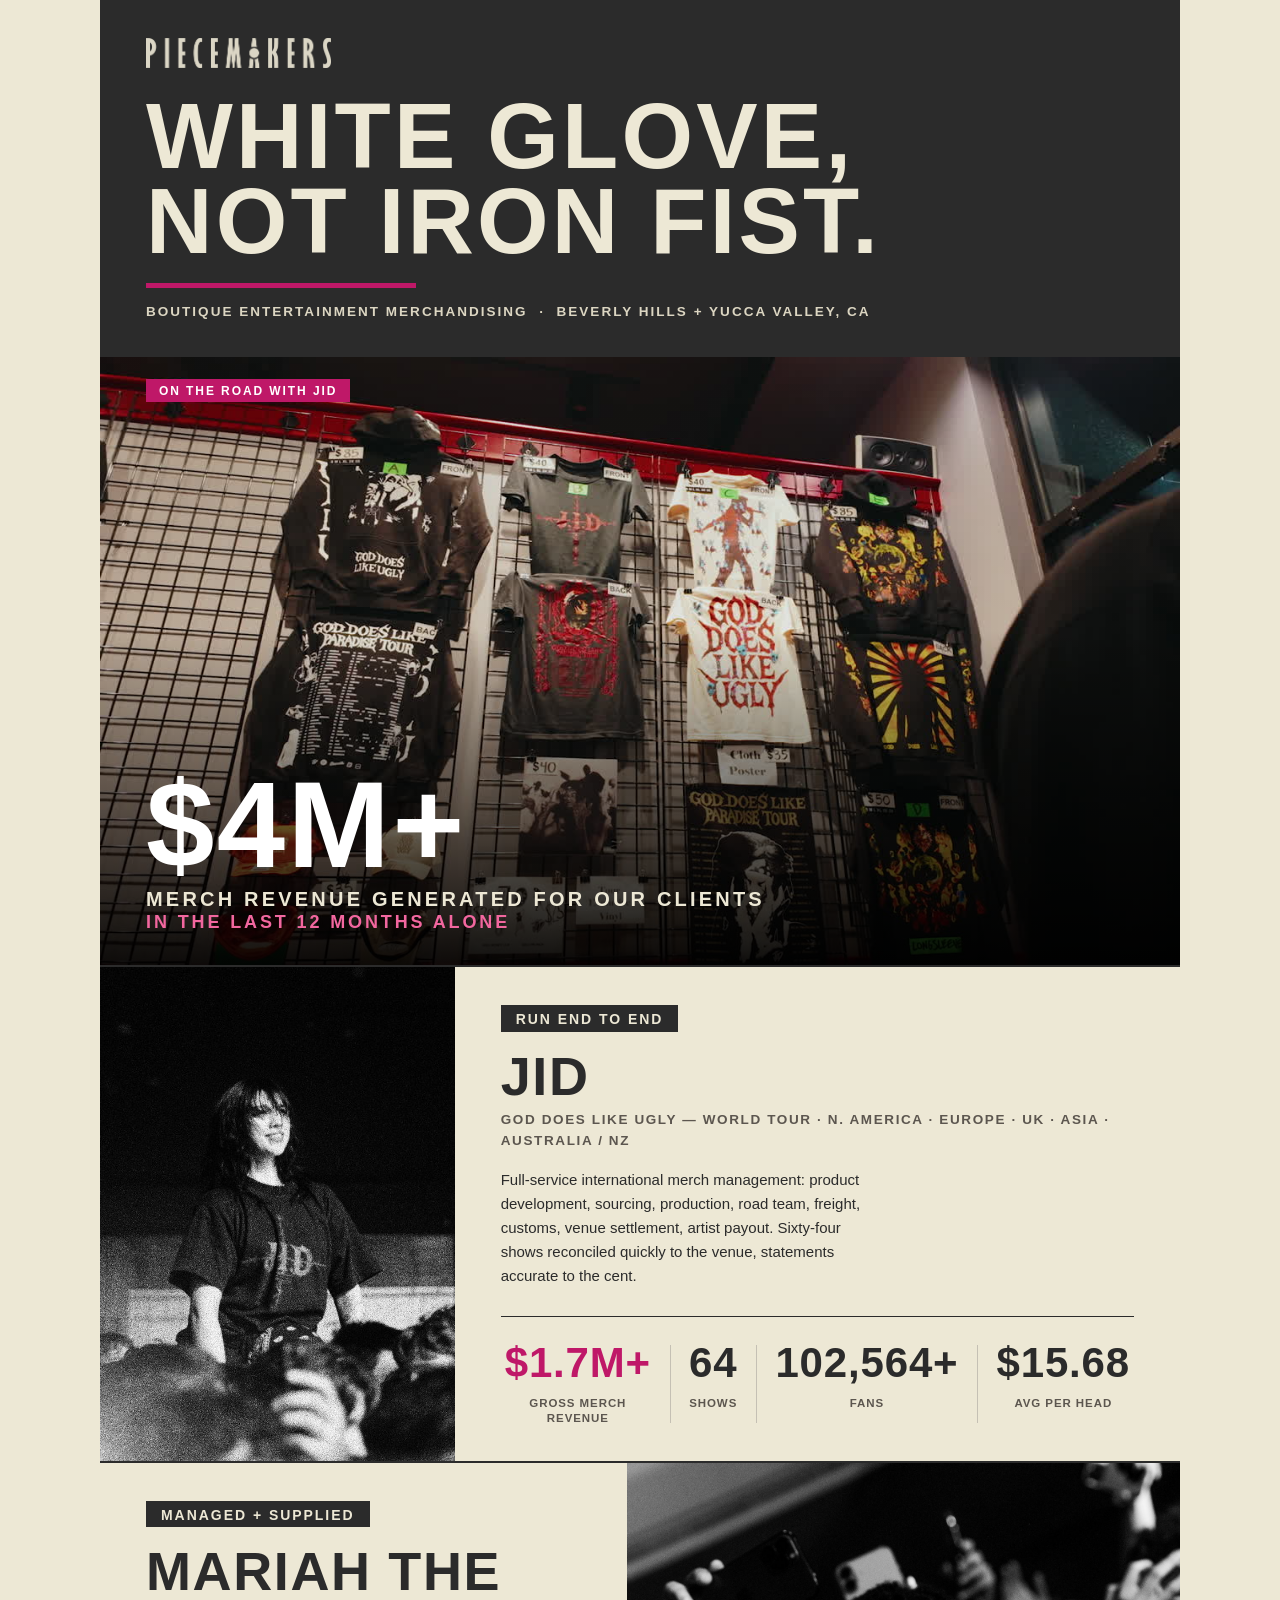
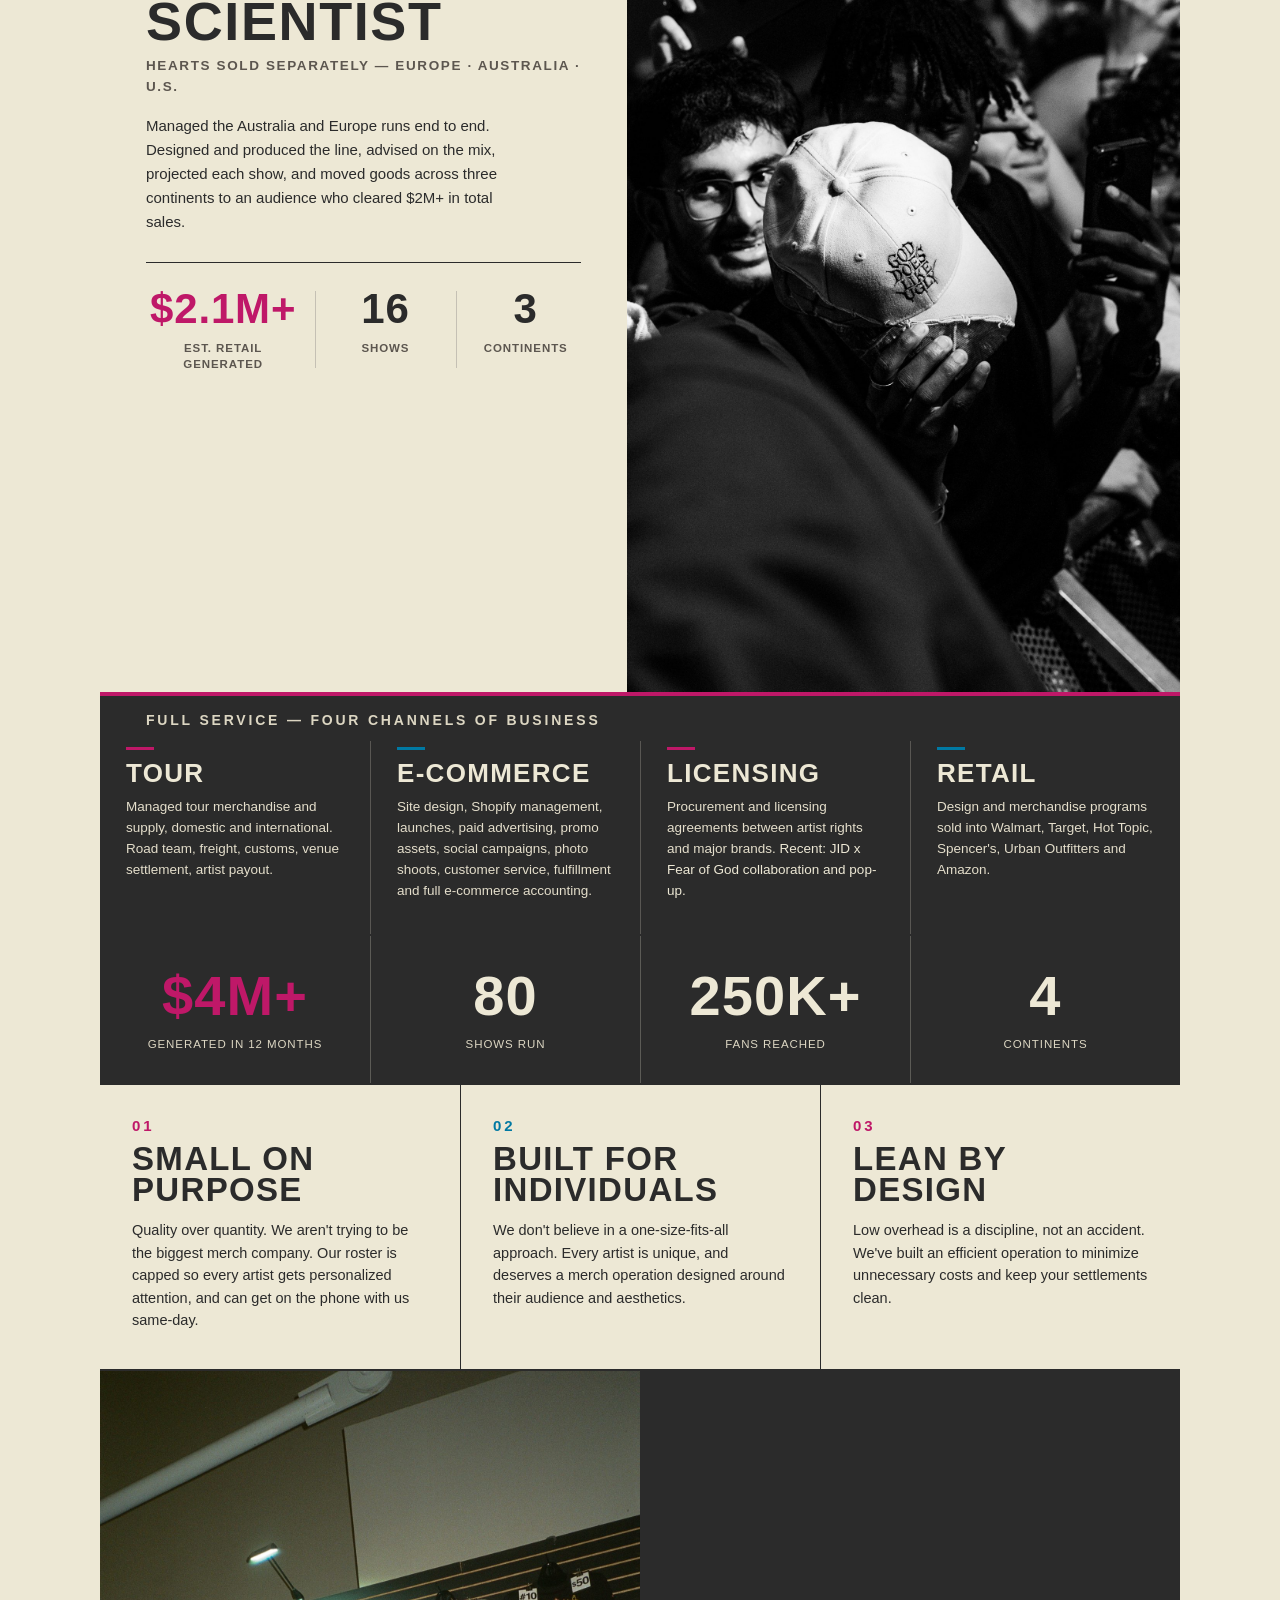
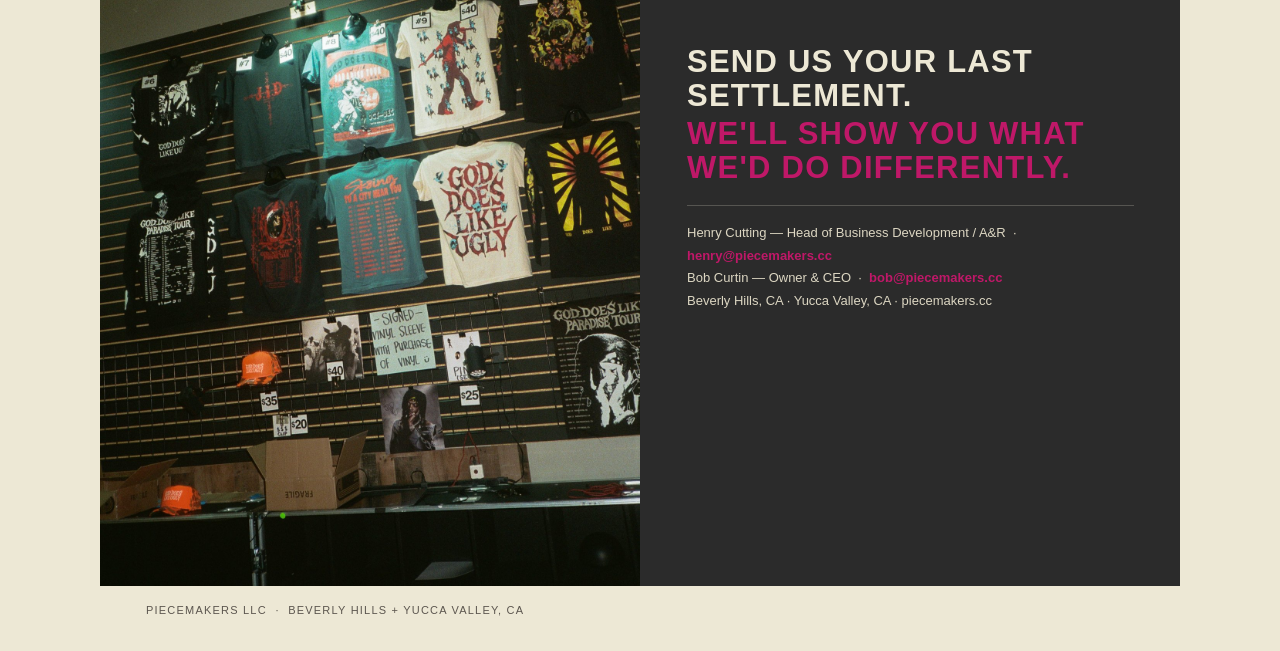
<file: deck/index.html>
<!DOCTYPE html>
<html lang="en"><head>
<meta charset="utf-8"><meta name="robots" content="noindex,nofollow,noarchive,nosnippet,noimageindex">
<meta name="googlebot" content="noindex,nofollow">
<meta name="referrer" content="no-referrer">
<meta name="viewport" content="width=device-width,initial-scale=1">
<title>Piecemakers</title>
<style>
@font-face{font-family:'GillX';src:url(assets/gill-ext-condensed-bold.ttf) format('truetype');font-weight:700;font-display:block}

:root{
  --floppy:#2B2B2B; --beige:#EDE8D5; --micro:#8B8683;
  --cathode:#BF1868; --binary:#0079A3; --paper:#EDE8D5; --ink2:#5C564F;
}
*{box-sizing:border-box;margin:0;padding:0}
html{-webkit-font-smoothing:antialiased}
body{background:var(--paper);color:var(--floppy);
  font-family:'Helvetica Neue',Helvetica,Arial,sans-serif;font-size:15px;line-height:1.55}
.sheet{max-width:1080px;margin:0 auto;background:var(--paper)}
.h{font-family:'GillX','Arial Narrow',sans-serif;font-weight:700;text-transform:uppercase;letter-spacing:.055em;line-height:.92}
.ul{font-family:'Helvetica Neue',Helvetica,Arial,sans-serif;font-weight:500}
.rule{height:1px;background:var(--floppy);opacity:.55}
.chip{display:inline-block;background:var(--floppy);color:var(--beige);
  padding:8px 15px 6px;font-size:14px;letter-spacing:.14em}

/* ---------- masthead ---------- */
.mast{background:var(--floppy);color:var(--beige);padding:38px 46px 34px}
.mast img{height:30px;display:block;margin-bottom:26px}
.mast h1{font-size:clamp(46px,7.4vw,92px);letter-spacing:.035em}
.accent{width:270px;height:5px;background:var(--cathode);margin:20px 0 14px}
.mast .jab{font-size:clamp(15px,1.9vw,22px);letter-spacing:.09em;margin-bottom:12px}
.mast .sub{font-size:13.5px;letter-spacing:.15em;text-transform:uppercase;font-weight:600;color:#DCD6C2}

/* ---------- hero video ---------- */
.hero{position:relative;background:#000;overflow:hidden}
.hero video,.hero .post{width:100%;display:block;aspect-ratio:16/9;object-fit:cover}
.hero .post{display:none}
.scrim{position:absolute;inset:0;background:linear-gradient(180deg,rgba(0,0,0,.10)0%,rgba(0,0,0,.06)45%,rgba(0,0,0,.92)100%)}
.heroTxt{position:absolute;left:46px;right:46px;bottom:34px;color:var(--beige)}
.heroTxt .big{font-size:clamp(58px,9.6vw,124px);letter-spacing:.02em;color:#fff}
.heroTxt .lab{font-size:clamp(14px,1.6vw,20px);letter-spacing:.16em;margin-top:9px}
.heroTxt .lab2{font-size:clamp(13px,1.45vw,18px);letter-spacing:.16em;margin-top:6px;color:#F2679F}
.tagv{position:absolute;top:22px;left:46px;background:var(--cathode);color:#fff;
  padding:7px 13px 5px;font-size:12px;letter-spacing:.16em}

/* ---------- case ---------- */
.case{display:grid;grid-template-columns:1.05fr 1fr;gap:0;border-top:2px solid var(--floppy)}
.case.flip{grid-template-columns:1fr 1.05fr}
.case figure{position:relative;overflow:hidden;background:#DCD6C0;min-height:380px}
.case figure img{width:100%;height:100%;object-fit:cover;display:block}
.case .body{padding:38px 46px 34px}
.case .who{font-size:clamp(34px,4.4vw,54px);letter-spacing:.03em}
.case .tour{font-size:13.5px;letter-spacing:.12em;text-transform:uppercase;color:var(--ink2);font-weight:600;margin-top:9px}
.case p{font-size:15px;line-height:1.6;margin-top:16px;max-width:46ch}
.nums{display:grid;grid-auto-flow:column;grid-auto-columns:1fr;column-gap:30px;text-align:center;margin-top:28px;padding-top:24px;border-top:1px solid var(--floppy)}
.nums > div{position:relative;padding:0 4px}
.nums > div + div::before{content:'';position:absolute;left:-15px;top:4px;bottom:4px;width:1px;background:var(--micro);opacity:.4}
.nums div span{display:block}
.nums .v{font-size:clamp(28px,3.3vw,42px);letter-spacing:.02em;line-height:1.06;display:block}
.nums .k{font-size:11.5px;letter-spacing:.08em;text-transform:uppercase;color:var(--ink2);font-weight:600;margin-top:10px;line-height:1.35;display:block}
.hl{color:var(--cathode)}

/* ---------- band ---------- */
.band{background:var(--floppy);color:var(--beige);display:grid;
  grid-template-columns:repeat(4,1fr);border-top:2px solid var(--floppy)}
.band div{padding:30px 20px;text-align:center;border-left:1px solid rgba(237,232,213,.26)}
.band div:first-child{border-left:0}
.band .v{font-size:clamp(32px,4.4vw,56px);letter-spacing:.02em;display:block;line-height:1.06}
.band .k{font-size:11.5px;letter-spacing:.08em;text-transform:uppercase;margin-top:12px;display:block;color:#DCD6C2;line-height:1.35}

/* ---------- channels ---------- */
.chan{background:var(--floppy);color:var(--beige);border-top:4px solid var(--cathode)}
.chanhead{padding:18px 46px 14px;font-size:14px;letter-spacing:.2em;color:#DCD6C2}
.chancols{display:grid;grid-template-columns:repeat(4,1fr)}
.chancols section{padding:6px 26px 32px;border-left:1px solid rgba(237,232,213,.24)}
.chancols section:first-child{border-left:0}
.chancols .bar{display:block;width:28px;height:3px;margin-bottom:12px}
.chancols h4{font-size:clamp(19px,2.2vw,26px);letter-spacing:.05em;margin-bottom:11px}
.chancols p{font-size:13.5px;line-height:1.55;color:#E4DECB}

/* ---------- pillars ---------- */
.pill{display:grid;grid-template-columns:repeat(3,1fr);border-top:2px solid var(--floppy)}
.pill section{padding:34px 32px 38px;border-left:1px solid var(--floppy)}
.pill section:first-child{border-left:0}
.pill .no{font-size:15px;letter-spacing:.2em;color:var(--cathode)}
.pill h3{font-size:clamp(24px,2.8vw,33px);letter-spacing:.04em;margin:12px 0 14px}
.pill p{font-size:14.5px}
.pill section:nth-child(2) .no{color:var(--binary)}

/* ---------- strip ---------- */
.strip{display:grid;grid-template-columns:1fr 1fr;border-top:2px solid var(--floppy)}
.strip img{width:100%;height:100%;min-height:268px;object-fit:cover;display:block}
.strip .r{border-left:1px solid var(--floppy)}
.strip .cta{background:var(--floppy);color:var(--beige);padding:32px 46px;display:flex;flex-direction:column;justify-content:center}
.strip .cta .contacts{margin-top:20px;padding-top:16px;font-size:13px;line-height:1.75;color:#DCD6C2;border-top:1px solid rgba(237,232,213,.22)}
.strip .cta .contacts b{font-weight:600;color:var(--cathode)}
.strip .cta .l1{font-size:clamp(21px,2.5vw,31px);letter-spacing:.04em;line-height:1.1}
.strip .cta .l2{font-size:clamp(21px,2.5vw,31px);letter-spacing:.04em;line-height:1.1;color:var(--cathode);margin-top:4px}

/* ---------- footer ---------- */
.fine{padding:16px 46px 32px;font-size:11px;letter-spacing:.11em;
  text-transform:uppercase;color:var(--ink2);font-weight:500}

@media(max-width:820px){
  .case,.case.flip,.pill,.band,.strip{grid-template-columns:1fr}
  .case figure{min-height:320px}
  .nums{grid-auto-flow:row;row-gap:20px;column-gap:0}
  .nums > div + div::before{display:none}
  .chancols{grid-template-columns:1fr 1fr}
  .chanhead{padding-left:26px}
  .pill section,.band div,.strip .r{border-left:0;border-top:1px solid var(--floppy)}
  .mast,.case .body,.strip .cta{padding-left:26px;padding-right:26px}
  .heroTxt,.tagv{left:26px;right:26px}
}
@media print{
  body,.sheet{background:#fff}
  .hero video{display:none} .hero .post{display:block}
  .case{break-inside:avoid} .mast,.band{-webkit-print-color-adjust:exact;print-color-adjust:exact}
}
</style></head><body>
<div class="sheet">

  <header class="mast">
    <img src="assets/piecemakers-wordmark.png" alt="Piecemakers">
    <h1 class="h">White glove,<br>not iron fist.</h1>
    <div class="accent"></div>
    <div class="sub ul">Boutique entertainment merchandising &nbsp;·&nbsp; Beverly Hills + Yucca Valley, CA</div>
  </header>

  <div class="hero">
    <video autoplay muted loop playsinline preload="metadata" poster="assets/hero-poster.jpg">
      <source src="assets/jid-merch.mp4" type="video/mp4">
    </video>
    <img class="post" src="assets/hero-poster.jpg" alt="">
    <div class="scrim"></div>
    <div class="tagv h">On the road with JID</div>
    <div class="heroTxt">
      <div class="big h">$4M+</div>
      <div class="lab h">Merch revenue generated for our clients</div>
      <div class="lab2 h">In the last 12 months alone</div>
    </div>
  </div>

  <div class="case">
    <figure><img src="assets/jid-crowd.jpg" alt="JID tee in the crowd"></figure>
    <div class="body">
      <span class="chip h">Run end to end</span>
      <div class="who h" style="margin-top:20px">JID</div>
      <div class="tour ul">God Does Like Ugly — World Tour · N. America · Europe · UK · Asia · Australia / NZ</div>
      <p>Full-service international merch management: product development, sourcing, production, road team,
      freight, customs, venue settlement, artist payout. Sixty-four shows reconciled quickly to the venue,
      statements accurate to the cent.</p>
      <div class="nums h">
        <div><span class="v hl">$1.7M+</span><span class="k ul">Gross merch revenue</span></div>
        <div><span class="v">64</span><span class="k ul">Shows</span></div>
        <div><span class="v">102,564+</span><span class="k ul">Fans</span></div>
        <div><span class="v">$15.68</span><span class="k ul">Avg per head</span></div>
      </div>
    </div>
  </div>

  <div class="case flip">
    <div class="body">
      <span class="chip h">Managed + supplied</span>
      <div class="who h" style="margin-top:20px">Mariah the Scientist</div>
      <div class="tour ul">Hearts Sold Separately — Europe · Australia · U.S.</div>
      <p>Managed the Australia and Europe runs end to end. Designed and produced the line, advised on the
      mix, projected each show, and moved goods across three continents to an audience who cleared $2M+
      in total sales.</p>
      <div class="nums h">
        <div><span class="v hl">$2.1M+</span><span class="k ul">Est. retail generated</span></div>
        <div><span class="v">16</span><span class="k ul">Shows</span></div>
        <div><span class="v">3</span><span class="k ul">Continents</span></div>
      </div>
    </div>
    <figure><img src="assets/fans-cap.jpg" alt="Fans with JID merch"></figure>
  </div>

  <div class="chan">
    <div class="chanhead h">Full service &mdash; four channels of business</div>
    <div class="chancols">
      <section><span class="bar" style="background:var(--cathode)"></span>
        <h4 class="h">Tour</h4>
        <p>Managed tour merchandise and supply, domestic and international. Road team, freight, customs, venue settlement, artist payout.</p></section>
      <section><span class="bar" style="background:var(--binary)"></span>
        <h4 class="h">E-Commerce</h4>
        <p>Site design, Shopify management, launches, paid advertising, promo assets, social campaigns, photo shoots, customer service, fulfillment and full e-commerce accounting.</p></section>
      <section><span class="bar" style="background:var(--cathode)"></span>
        <h4 class="h">Licensing</h4>
        <p>Procurement and licensing agreements between artist rights and major brands. <span style="color:var(--beige)">Recent: JID x Fear of God collaboration and pop-up.</span></p></section>
      <section><span class="bar" style="background:var(--binary)"></span>
        <h4 class="h">Retail</h4>
        <p>Design and merchandise programs sold into Walmart, Target, Hot Topic, Spencer's, Urban Outfitters and Amazon.</p></section>
    </div>
  </div>

  <div class="band h">
    <div><span class="v" style="color:var(--cathode)">$4M+</span><span class="k ul">Generated in 12 months</span></div>
    <div><span class="v">80</span><span class="k ul">Shows run</span></div>
    <div><span class="v">250K+</span><span class="k ul">Fans reached</span></div>
    <div><span class="v">4</span><span class="k ul">Continents</span></div>
  </div>

  <div class="pill">
    <section>
      <div class="no h">01</div>
      <h3 class="h">Small on purpose</h3>
      <p>Quality over quantity. We aren't trying to be the biggest merch company. Our roster is capped so
      every artist gets personalized attention, and can get on the phone with us same-day.</p>
    </section>
    <section>
      <div class="no h">02</div>
      <h3 class="h">Built for individuals</h3>
      <p>We don't believe in a one-size-fits-all approach. Every artist is unique, and deserves a merch
      operation designed around their audience and aesthetics.</p>
    </section>
    <section>
      <div class="no h">03</div>
      <h3 class="h">Lean by design</h3>
      <p>Low overhead is a discipline, not an accident. We've built an efficient operation to minimize
      unnecessary costs and keep your settlements clean.</p>
    </section>
  </div>

  <div class="strip">
    <img src="assets/jid-merch-wall.jpg" alt="JID tour merch wall">
    <div class="r cta">
      <div class="h l1">Send us your last settlement.</div>
      <div class="h l2">We'll show you what we'd do differently.</div>
      <div class="contacts ul">
        Henry Cutting — Head of Business Development / A&amp;R &nbsp;·&nbsp; <b>henry@piecemakers.cc</b><br>
        Bob Curtin — Owner &amp; CEO &nbsp;·&nbsp; <b>bob@piecemakers.cc</b><br>
        Beverly Hills, CA · Yucca Valley, CA · piecemakers.cc
      </div>
    </div>
  </div>

  <div class="fine ul">Piecemakers LLC &nbsp;·&nbsp; Beverly Hills + Yucca Valley, CA</div>
</div>
</body></html>
</file>
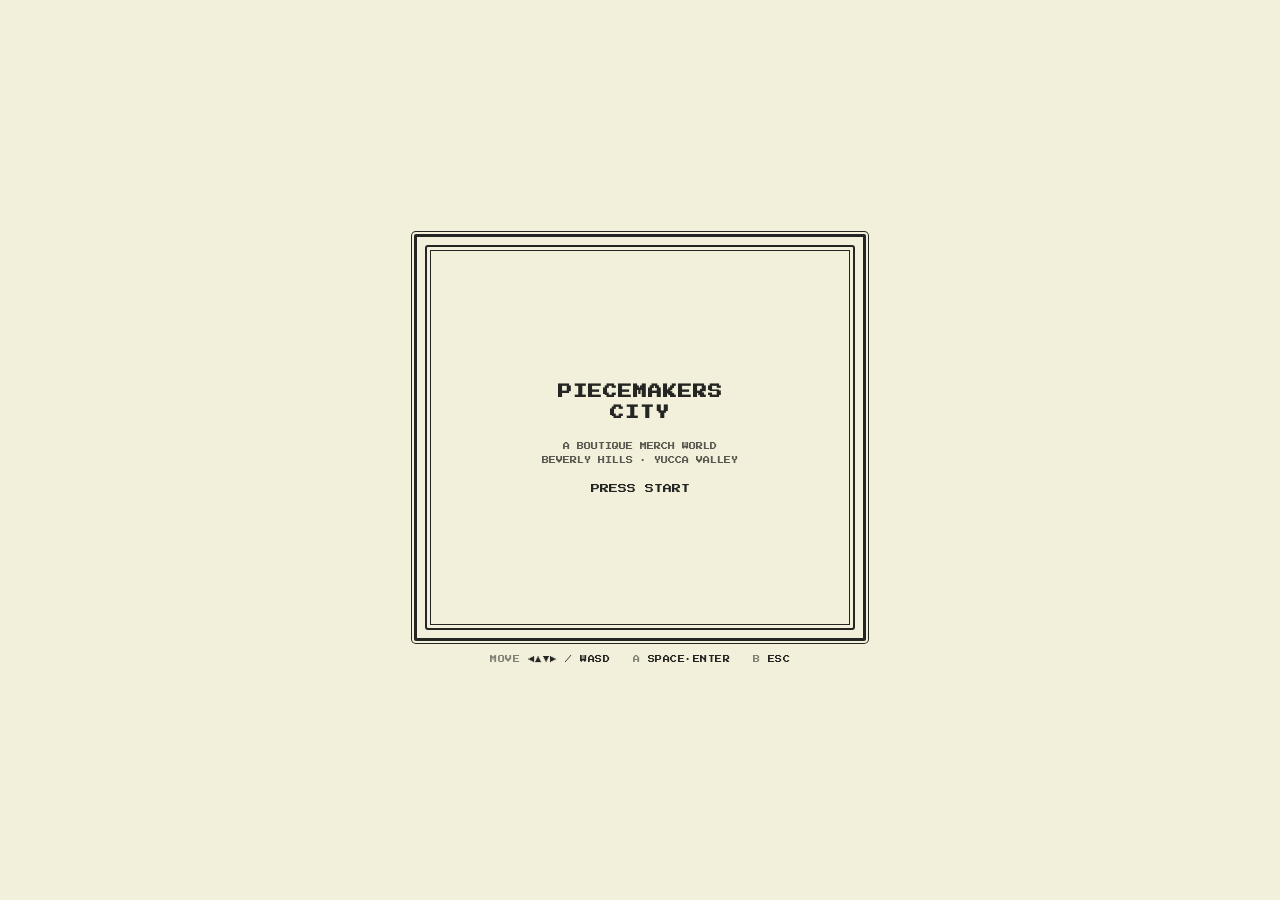
<file: game/index.html>
<!DOCTYPE html>
<html lang="en">
<head>
<meta charset="utf-8">
<meta name="viewport" content="width=device-width, initial-scale=1, maximum-scale=1, user-scalable=no">
<title>Piecemakers City</title>
<link rel="preconnect" href="https://fonts.googleapis.com">
<link rel="preconnect" href="https://fonts.gstatic.com" crossorigin>
<link href="https://fonts.googleapis.com/css2?family=Press+Start+2P&display=swap" rel="stylesheet">
<style>
  :root{ --ink:#252523; --paper:#F2F0DA; }
  *{box-sizing:border-box; -webkit-tap-highlight-color:transparent;}
  html,body{margin:0;height:100%;}
  body{
    background:var(--paper); color:var(--ink);
    font-family:"Press Start 2P", monospace;
    display:flex; align-items:center; justify-content:center;
    min-height:100vh; min-height:100dvh; overflow:hidden; user-select:none;
    touch-action:none;
  }
  .wrap{ display:flex; flex-direction:column; align-items:center; justify-content:center;
    gap:12px; padding:10px; width:100%; max-height:100dvh; }
  .screen{
    position:relative; width:min(94vw, 452px); aspect-ratio:160/144;
    background:var(--paper); border:3px solid var(--ink);
    box-shadow:0 0 0 2px var(--paper), 0 0 0 3px var(--ink); border-radius:2px;
    touch-action:none;
  }
  canvas#game{ position:absolute; inset:0; width:100%; height:100%;
    image-rendering:pixelated; image-rendering:crisp-edges; display:block; }
  .dlg{ position:absolute; left:5px; right:5px; bottom:5px; height:37%;
    background:var(--paper); color:var(--ink); border:3px solid var(--ink);
    border-radius:3px; padding:8px 9px; font-size:8px; line-height:1.75; display:none; }
  .dlg::after{ content:""; position:absolute; inset:2px; border:1px solid var(--ink); border-radius:2px; pointer-events:none;}
  .dlg.show{display:block;}
  .dlg__name{ position:absolute; top:-12px; left:6px; background:var(--ink); color:var(--paper);
    font-size:7px; padding:2px 6px; border-radius:2px; }
  .dlg__more{position:absolute; right:9px; bottom:6px; font-size:8px; animation:blink 1s steps(2) infinite;}
  .dlg a{color:var(--ink); text-decoration:underline; pointer-events:auto;}
  @keyframes blink{50%{opacity:0;}}
  .choice{ position:absolute; right:6px; top:6px; background:var(--paper);
    border:3px solid var(--ink); border-radius:2px; padding:5px 8px 5px 6px;
    font-size:8px; line-height:2.2; display:none; }
  .choice.show{display:block;}
  .choice .opt{position:relative; padding-left:11px; white-space:nowrap;}
  .choice .opt.sel::before{content:"\25B6"; position:absolute; left:0;}
  .panel{ position:absolute; inset:0; background:var(--paper); display:none; flex-direction:column; padding:7px; }
  .panel.show{display:flex;}
  .panel__bar{ display:flex; justify-content:space-between; align-items:center; font-size:8px; margin-bottom:6px; flex:0 0 auto;}
  .panel__chip{background:var(--ink); color:var(--paper); padding:3px 6px; border-radius:2px;}
  .panel__body{ flex:1 1 auto; overflow-y:auto; background:var(--paper); color:var(--ink);
    border:3px solid var(--ink); border-radius:2px; padding:9px 10px; font-size:8px; line-height:1.95; -webkit-overflow-scrolling:touch; }
  .panel__body h3{font-size:9px; margin:0 0 7px; letter-spacing:1px; text-decoration:underline;}
  .panel__body h4{font-size:8px; margin:11px 0 5px; letter-spacing:1px;}
  .panel__body ul{margin:0; padding-left:12px;}
  .panel__body li{margin-bottom:6px;}
  .panel__body li.them::marker{content:"x ";}
  .panel__body a{color:var(--ink); word-break:break-all;}
  .panel__hint{font-size:7px; text-align:center; margin-top:6px; flex:0 0 auto; opacity:.7;}
  .title{ position:absolute; inset:0; background:var(--paper); color:var(--ink);
    display:flex; flex-direction:column; align-items:center; justify-content:center;
    text-align:center; padding:12px; gap:16px; }
  .title.hide{display:none;}
  .title h1{font-size:14px; margin:0; line-height:1.5; letter-spacing:1px;}
  .title .sub{font-size:7px; line-height:2; opacity:.75;}
  .title .start{font-size:9px; animation:blink 1.1s steps(2) infinite;}
  .title .border{position:absolute; inset:8px; border:2px solid var(--ink); border-radius:3px;}
  .title .border::after{content:""; position:absolute; inset:3px; border:1px solid var(--ink);}
  .legend{ font-size:7px; line-height:1.9; text-align:center; letter-spacing:.5px; }
  .legend b{font-weight:normal; opacity:.55;}
  .touch{ display:none; width:min(94vw,452px); justify-content:space-between; align-items:center; }
  .pad{ display:grid; grid-template-columns:repeat(3,34px); grid-template-rows:repeat(3,34px); gap:3px; }
  .pad button, .ab button, .startbtn{ background:transparent; border:2px solid var(--ink); color:var(--ink);
    font-family:inherit; font-size:10px; border-radius:3px; display:flex; align-items:center; justify-content:center; }
  .pad .sp{border:none;}
  .pad .u{grid-area:1/2;} .pad .l{grid-area:2/1;} .pad .r{grid-area:2/3;} .pad .d{grid-area:3/2;}
  .ab{ display:flex; gap:12px; align-items:center;}
  .ab button{ width:42px; height:42px; border-radius:50%; font-size:12px;}
  .startbtn{ padding:6px 12px; font-size:8px;}
  .touch button:active{ background:var(--ink); color:var(--paper);}
  .touch button{ touch-action:none; user-select:none; -webkit-user-select:none; -webkit-touch-callout:none; }
  .panel__body{ touch-action:pan-y; }
  /* banner mode (?banner=1): bare full-bleed canvas strip for the site marquee */
  body.banner{ display:block; overflow:hidden; }
  body.banner .wrap{ display:block; padding:0; gap:0; max-height:none; }
  body.banner .screen{ position:fixed; inset:0; width:auto; aspect-ratio:auto;
    border:none; box-shadow:none; border-radius:0; }
  body.banner .legend, body.banner .touch, body.banner .title{ display:none !important; }
  @media (hover:none),(pointer:coarse){
    .touch{display:flex;}
    .legend{display:none;}
    .wrap{ justify-content:center; gap:8px; padding:6px 6px 12px; }
    .screen{ width:min(94vw, calc((100dvh - 196px) * 1.1111)); }
    .pad{ grid-template-columns:repeat(3,40px); grid-template-rows:repeat(3,40px); }
    .ab button{ width:48px; height:48px; }
  }
</style>
</head>
<body>
<div class="wrap">
  <div class="screen">
    <canvas id="game" width="160" height="144"></canvas>
    <div class="dlg" id="dlg">
      <span class="dlg__name" id="dlgName">NPC</span>
      <span id="dlgText"></span>
      <span class="dlg__more" id="dlgMore">&#9660;</span>
    </div>
    <div class="choice" id="choice">
      <div class="opt sel" data-i="0">READ MORE</div>
      <div class="opt" data-i="1">CLOSE</div>
    </div>
    <div class="panel" id="panel">
      <div class="panel__bar">
        <span class="panel__chip" id="panelTitle">SECTION</span>
        <span>B &#9587; CLOSE</span>
      </div>
      <div class="panel__body" id="panelBody"></div>
      <div class="panel__hint">scroll to read &middot; press B to return</div>
    </div>
    <div class="title" id="title">
      <div class="border"></div>
      <h1>PIECEMAKERS<br>CITY</h1>
      <div class="sub">A BOUTIQUE MERCH WORLD<br>BEVERLY HILLS &middot; YUCCA VALLEY</div>
      <div class="start" id="startPrompt">PRESS START</div>
    </div>
  </div>
  <div class="legend">
    <div><b>MOVE</b> &#9664;&#9650;&#9660;&#9654; / WASD &nbsp; <b>A</b> SPACE&middot;ENTER &nbsp; <b>B</b> ESC</div>
  </div>
  <div class="touch">
    <div class="pad">
      <button class="u" data-dir="up" aria-label="up"></button>
      <button class="l" data-dir="left" aria-label="left"></button>
      <span class="sp"></span>
      <button class="r" data-dir="right" aria-label="right"></button>
      <button class="d" data-dir="down" aria-label="down"></button>
    </div>
    <button class="startbtn" id="btnStart">START</button>
    <div class="ab"><button id="btnB">B</button><button id="btnA">A</button></div>
  </div>
</div>

<script>
(function(){
"use strict";

/* ============================== CONFIG ============================== */
var TILE = 16, VIEW_W = 10, VIEW_H = 9;
var INK='#252523', PAPER='#F2F0DA';
var cvs = document.getElementById('game');
var ctx = cvs.getContext('2d');
ctx.imageSmoothingEnabled = false;

/* ============================== DITHER PATTERNS ============================== */
var PAT = {};
function makePat(w,h,pts){
  var c=document.createElement('canvas'); c.width=w; c.height=h;
  var x=c.getContext('2d'); x.fillStyle=INK;
  for(var i=0;i<pts.length;i++) x.fillRect(pts[i][0],pts[i][1],1,1);
  return ctx.createPattern(c,'repeat');
}
function buildPatterns(){
  PAT.p25=makePat(2,2,[[0,0]]);
  PAT.p50=makePat(2,2,[[0,0],[1,1]]);
  PAT.diag=makePat(4,4,[[0,3],[1,2],[2,1],[3,0]]);   /* 45-degree roof stripes */
  PAT.diag2=makePat(4,4,[[0,3],[1,2],[2,1],[3,0],[0,1],[1,0],[2,3],[3,2]]);
  PAT.vert=makePat(4,4,[[0,0],[0,1],[0,2],[0,3],[1,0],[1,1],[1,2],[1,3]]); /* awning stripes */
  PAT.horiz=makePat(4,4,[[0,1],[1,1],[2,1],[3,1]]);  /* thin horizontal banding */
  PAT.check=makePat(4,4,[[0,0],[1,0],[0,1],[1,1],[2,2],[3,2],[2,3],[3,3]]); /* 2px checker */
}

/* ============================== TILE ART (2-tone, R/B style) ============================== */
var BLOCKED = {tree:1, wall:1, wallwin:1, roofT:1, roofB:1, water:1, sign:1, shelf:1, counter:1, pc:1, deadtree:1, dark:1};
(function(){ var st=['lab','mart','gym','store','post'];
  for(var i=0;i<st.length;i++){ BLOCKED['roofT_'+st[i]]=1; BLOCKED['roofB_'+st[i]]=1;
    BLOCKED['wall_'+st[i]]=1; BLOCKED['wallwin_'+st[i]]=1; BLOCKED['emb_'+st[i]]=1; } })();
var tileset = {};
function mkTile(draw){ var c=document.createElement('canvas'); c.width=TILE; c.height=TILE; draw(c.getContext('2d')); return c; }
function R(x,a,b,w,h,col){ x.fillStyle=col; x.fillRect(a,b,w,h); }
function D(x,col,pts){ x.fillStyle=col; for(var i=0;i<pts.length;i++) x.fillRect(pts[i][0],pts[i][1],pts[i][2]||1,pts[i][3]||1); }

function buildTiles(){
  /* ground: dense uniform dash texture (the iconic R/B ground) */
  tileset.grass = mkTile(function(x){
    R(x,0,0,16,16,PAPER);
    D(x,INK,[[1,2,2,1],[6,2,2,1],[11,2,2,1],
             [3,5,2,1],[8,5,2,1],[13,5,2,1],
             [1,8,2,1],[6,8,2,1],[11,8,2,1],
             [3,11,2,1],[8,11,2,1],[13,11,2,1],
             [1,14,2,1],[6,14,2,1],[11,14,2,1]]);
  });
  tileset.path = tileset.grass;
  tileset.flower = mkTile(function(x){
    R(x,0,0,16,16,PAPER);
    D(x,INK,[[6,5,4,1],[5,6,1,4],[10,6,1,4],[6,10,4,1]]); R(x,7,7,2,2,PAPER);
    D(x,INK,[[2,12,2,1],[12,3,2,1]]);
  });
  tileset.tree = mkTile(function(x){
    R(x,0,0,16,16,PAPER);
    // chunky round canopy
    D(x,INK,[[5,1,6,1],[3,2,2,1],[11,2,2,1],[2,3,1,7],[13,3,1,7],[3,10,2,1],[11,10,2,1],[5,11,6,1]]);
    x.fillStyle=PAT.p50; x.fillRect(3,2,10,9);
    D(x,INK,[[6,4,1,1],[9,6,1,1],[5,8,1,1]]);
    R(x,7,11,2,4,INK);  // trunk
  });
  /* decrepit bare tree: skeletal branches, leaning trunk */
  tileset.deadtree = mkTile(function(x){
    R(x,0,0,16,16,PAPER);
    D(x,INK,[[7,1,2,1],[4,2,1,1],[11,2,1,1],[5,3,1,1],[7,2,1,2],[10,3,1,1],
             [2,4,2,1],[6,4,1,1],[8,4,1,2],[12,4,2,1],[4,5,2,1],[10,5,2,1],
             [7,6,2,2],[6,8,1,1],[9,8,1,1],[7,8,2,5],[6,13,1,1],[5,14,2,1],[9,13,3,1],[11,12,1,1]]);
  });
  /* pitch-black haunted ground with faint glints */
  tileset.dark = mkTile(function(x){
    R(x,0,0,16,16,INK);
    D(x,PAPER,[[3,4,1,1],[13,2,1,1],[9,7,1,1],[5,11,1,1],[12,13,1,1],[7,14,1,1]]);
  });
  tileset.water = mkTile(function(x){
    R(x,0,0,16,16,PAPER);
    x.fillStyle=PAT.diag2; x.fillRect(0,0,16,16);
    D(x,INK,[[2,4,5,1],[9,9,5,1],[4,12,5,1]]);
  });
  /* roof: diagonal stripes, outlined */
  function roof(eave){ return mkTile(function(x){
    R(x,0,0,16,16,PAPER);
    x.fillStyle=PAT.diag; x.fillRect(0,0,16,16);
    x.strokeStyle=INK; x.lineWidth=1; x.strokeRect(0.5,0.5,15,15);
    if(eave) R(x,0,13,16,3,INK);   // bottom eave shadow band
  }); }
  tileset.roofT = roof(false);
  tileset.roofB = roof(true);
  /* brick wall */
  function brick(x){
    R(x,0,0,16,16,PAPER);
    D(x,INK,[[0,3,16,1],[0,8,16,1],[0,13,16,1]]);  // mortar rows
    D(x,INK,[[5,3,1,5],[11,8,1,5],[5,13,1,3],[13,0,1,3]]); // offset seams
    x.strokeStyle=INK; x.lineWidth=1; x.strokeRect(0.5,0.5,15,15);
  }
  tileset.wall = mkTile(brick);
  tileset.wallwin = mkTile(function(x){
    brick(x);
    // framed window with diagonal shine
    R(x,3,3,10,9,INK); R(x,4,4,8,7,PAPER);
    D(x,INK,[[8,4,1,7]]);                 // mullion
    D(x,INK,[[5,5,1,1],[6,6,1,1],[7,7,1,1],[10,5,1,1],[11,6,1,1]]); // shine specks
  });
  tileset.door = mkTile(function(x){
    R(x,0,0,16,16,PAPER);
    R(x,2,0,12,16,INK); R(x,3,1,10,15,PAPER); R(x,4,2,8,13,INK);
    D(x,PAPER,[[6,4,1,1],[7,5,1,1],[8,6,1,1]]);   // diagonal shine
    R(x,9,8,2,2,PAPER);                            // knob
  });
  tileset.sign = mkTile(function(x){
    R(x,0,0,16,16,PAPER);
    R(x,2,2,12,9,INK); R(x,3,3,10,7,PAPER);
    D(x,INK,[[4,5,8,1],[4,7,6,1]]);   // "text" lines
    R(x,7,11,2,4,INK);                // post
  });
  /* interiors */
  tileset.floor = mkTile(function(x){
    R(x,0,0,16,16,PAPER);
    // small diamond lattice (Pokemon Center floor)
    D(x,INK,[[8,1,1,1],[7,2,1,1],[9,2,1,1],[6,3,1,1],[10,3,1,1],
             [5,4,1,1],[11,4,1,1],[6,5,1,1],[10,5,1,1],[7,6,1,1],[9,6,1,1],[8,7,1,1]]);
    D(x,INK,[[0,8,1,1],[1,7,1,1],[1,9,1,1],[15,8,1,1],[14,7,1,1],[14,9,1,1]]);
  });
  tileset.rug = mkTile(function(x){
    R(x,0,0,16,16,PAPER); x.strokeStyle=INK; x.strokeRect(0.5,0.5,15,15);
    R(x,2,2,12,12,INK); R(x,5,5,6,6,PAPER); R(x,7,7,2,2,INK);
  });
  tileset.shelf = mkTile(function(x){
    R(x,0,0,16,16,PAPER); x.strokeStyle=INK; x.strokeRect(0.5,0.5,15,15);
    D(x,INK,[[1,1,14,1],[1,7,14,1],[1,13,14,1]]);
    D(x,INK,[[3,3,2,3],[7,3,2,3],[11,3,2,3],[3,9,2,3],[8,9,2,3]]);
  });
  tileset.counter = mkTile(function(x){
    R(x,0,0,16,16,PAPER); x.strokeStyle=INK; x.strokeRect(0.5,0.5,15,15);
    R(x,1,1,14,4,INK);
    // little pokeball-style marks on the white band
    D(x,INK,[[3,8,4,1],[3,8,1,4],[6,8,1,4],[3,11,4,1],[5,9,1,1]]);
    D(x,INK,[[9,8,4,1],[9,8,1,4],[12,8,1,4],[9,11,4,1],[11,9,1,1]]);
  });
  tileset.pc = mkTile(function(x){
    R(x,0,0,16,16,PAPER); x.strokeStyle=INK; x.strokeRect(0.5,0.5,15,15);
    R(x,3,2,10,8,INK); R(x,4,3,8,6,PAPER); D(x,INK,[[5,4,1,1],[6,5,1,1],[7,6,1,1]]);
    R(x,6,11,4,3,INK);
  });
  tileset.mat = mkTile(function(x){
    R(x,0,0,16,16,PAPER);
    R(x,2,4,12,8,INK); R(x,4,6,8,4,PAPER); R(x,7,7,2,2,INK);
  });

  /* ---- per-building styles, each with its own vibe ---- */
  function edge(x){ x.strokeStyle=INK; x.lineWidth=1; x.strokeRect(0.5,0.5,15,15); }
  function plaque(x,icon){
    R(x,0,0,16,16,PAPER);
    R(x,1,1,14,14,INK); R(x,2,2,12,12,PAPER);
    icon(x);
  }

  /* LAB (HQ): flat parapet roof + portholes, research-lab vibe */
  tileset.roofT_lab = mkTile(function(x){
    R(x,0,0,16,16,PAPER);
    x.fillStyle=PAT.horiz; x.fillRect(0,3,16,13);
    R(x,0,0,16,3,INK);                    /* parapet cap */
    edge(x);
  });
  tileset.roofB_lab = mkTile(function(x){
    R(x,0,0,16,16,PAPER);
    x.fillStyle=PAT.horiz; x.fillRect(0,0,16,16);
    edge(x); R(x,0,13,16,3,INK);
  });
  tileset.wall_lab = mkTile(function(x){
    R(x,0,0,16,16,PAPER);
    D(x,INK,[[3,4,1,1],[9,2,1,1],[13,6,1,1],[5,10,1,1],[11,12,1,1],[2,13,1,1]]); /* stucco specks */
    edge(x);
  });
  tileset.wallwin_lab = mkTile(function(x){
    R(x,0,0,16,16,PAPER);
    /* octagonal porthole window */
    D(x,INK,[[6,2,4,1],[4,3,2,1],[10,3,2,1],[3,4,1,4],[12,4,1,4],[4,8,2,1],[10,8,2,1],[6,9,4,1]]);
    D(x,INK,[[6,4,1,1],[7,5,1,1]]);       /* shine */
    D(x,INK,[[2,13,1,1],[13,12,1,1]]);
    edge(x);
  });
  tileset.emb_lab = mkTile(function(x){ plaque(x,function(x){ /* flask */
    D(x,INK,[[6,3,4,1],[7,4,1,3],[8,4,1,3],[5,7,2,1],[9,7,2,1],[4,8,1,3],[11,8,1,3],[5,10,6,2]]);
  }); });

  /* MART (Workshop): striped awning, corner-mart vibe */
  tileset.roofT_mart = mkTile(function(x){
    R(x,0,0,16,16,PAPER);
    x.fillStyle=PAT.vert; x.fillRect(0,0,16,16);
    edge(x);
  });
  tileset.roofB_mart = mkTile(function(x){
    R(x,0,0,16,16,PAPER);
    x.fillStyle=PAT.vert; x.fillRect(0,0,16,12);
    D(x,INK,[[0,12,16,1],[0,13,3,2],[5,13,3,2],[10,13,3,2],[14,13,2,2]]); /* scalloped hem */
    edge(x);
  });
  tileset.wall_mart = mkTile(function(x){
    R(x,0,0,16,16,PAPER);
    D(x,INK,[[0,2,16,1],[0,5,16,1]]);     /* fascia bands */
    edge(x);
  });
  tileset.wallwin_mart = mkTile(function(x){
    R(x,0,0,16,16,PAPER);
    R(x,1,3,14,9,INK); R(x,2,4,12,7,PAPER);   /* wide display window */
    D(x,INK,[[8,4,1,7],[3,5,1,1],[4,6,1,1],[10,5,1,1],[11,6,1,1]]);
    edge(x);
  });
  tileset.emb_mart = mkTile(function(x){ plaque(x,function(x){ /* big M */
    D(x,INK,[[4,4,2,8],[10,4,2,8],[6,5,1,2],[9,5,1,2],[7,6,2,2]]);
  }); });

  /* GYM (Proving Grounds): battlements + stone, fortress-gym vibe */
  tileset.roofT_gym = mkTile(function(x){
    R(x,0,0,16,16,PAPER);
    x.fillStyle=PAT.p50; x.fillRect(0,4,16,12);
    R(x,0,0,16,4,INK); R(x,3,0,3,3,PAPER); R(x,10,0,3,3,PAPER); /* battlements */
    edge(x);
  });
  tileset.roofB_gym = mkTile(function(x){
    R(x,0,0,16,16,PAPER);
    x.fillStyle=PAT.p50; x.fillRect(0,0,16,16);
    edge(x); R(x,0,13,16,3,INK);
  });
  tileset.wall_gym = mkTile(function(x){
    R(x,0,0,16,16,PAPER);
    D(x,INK,[[0,5,16,1],[0,10,16,1],[7,0,1,5],[3,5,1,5],[11,5,1,5],[7,10,1,6]]); /* big stone blocks */
    edge(x);
  });
  tileset.wallwin_gym = mkTile(function(x){
    R(x,0,0,16,16,PAPER);
    D(x,INK,[[0,5,16,1],[0,10,16,1]]);
    R(x,4,2,2,8,INK); R(x,10,2,2,8,INK);  /* twin arrow slits */
    edge(x);
  });
  tileset.emb_gym = mkTile(function(x){ plaque(x,function(x){ /* badge */
    D(x,INK,[[7,3,2,1],[6,4,4,1],[5,5,6,1],[4,6,8,1],[4,7,8,1],[5,8,6,1],[6,9,4,1],[7,10,2,1]]);
    R(x,7,6,2,2,PAPER);
  }); });

  /* STORE (Merch Mart): checker fascia + tee in the window, dept-store vibe */
  tileset.roofT_store = mkTile(function(x){
    R(x,0,0,16,16,PAPER);
    x.fillStyle=PAT.check; x.fillRect(0,0,16,16);
    edge(x);
  });
  tileset.roofB_store = mkTile(function(x){
    R(x,0,0,16,16,PAPER);
    x.fillStyle=PAT.check; x.fillRect(0,0,16,13);
    edge(x); R(x,0,13,16,3,INK);
  });
  tileset.wall_store = mkTile(brick);
  tileset.wallwin_store = mkTile(function(x){
    brick(x);
    R(x,2,2,12,11,INK); R(x,3,3,10,9,PAPER);  /* display window */
    D(x,INK,[[4,4,8,1],[5,6,6,1],[4,7,2,1],[10,7,2,1],[6,7,4,4]]); /* tee on a rail */
  });
  tileset.emb_store = mkTile(function(x){ plaque(x,function(x){ /* tee */
    D(x,INK,[[4,4,8,1],[3,5,10,2],[5,7,6,5]]);
    R(x,7,4,2,1,PAPER);
  }); });

  /* POST (Contact): shingled cottage roof, friendly-center vibe */
  function shingle(x,eave){
    R(x,0,0,16,16,PAPER);
    for(var ry=0;ry<16;ry+=4){
      var off=((ry/4)%2)?4:0;
      for(var cx=-8+off;cx<16;cx+=8){
        D(x,INK,[[cx+1,ry+3,6,1],[cx,ry+2,1,1],[cx+7,ry+2,1,1]]);
      }
    }
    edge(x);
    if(eave) R(x,0,13,16,3,INK);
  }
  tileset.roofT_post = mkTile(function(x){ shingle(x,false); });
  tileset.roofB_post = mkTile(function(x){ shingle(x,true); });
  tileset.wall_post = mkTile(function(x){
    R(x,0,0,16,16,PAPER);
    D(x,INK,[[3,0,1,16],[7,0,1,16],[11,0,1,16]]);  /* plank seams */
    D(x,INK,[[5,3,1,1],[9,7,1,1],[13,4,1,1],[1,9,1,1],[5,12,1,1],[13,12,1,1]]); /* nails */
    edge(x);
  });
  tileset.wallwin_post = mkTile(function(x){
    R(x,0,0,16,16,PAPER);
    D(x,INK,[[3,0,1,2],[7,0,1,2],[11,0,1,2],[3,13,1,3],[7,13,1,3],[11,13,1,3]]);
    R(x,3,2,10,10,INK); R(x,4,3,8,8,PAPER);    /* window */
    D(x,INK,[[5,5,6,4]]); R(x,6,6,4,2,PAPER);  /* envelope */
    D(x,INK,[[6,6,1,1],[9,6,1,1],[7,7,2,1]]);  /* flap */
    edge(x);
  });
  tileset.emb_post = mkTile(function(x){ plaque(x,function(x){ /* envelope */
    R(x,4,5,8,6,INK); R(x,5,6,6,4,PAPER);
    D(x,INK,[[5,6,1,1],[10,6,1,1],[6,7,1,1],[9,7,1,1],[7,8,2,1]]);
  }); });
}

/* ============================== CHARACTERS (Gen-1 style sprite grids) ============================== */
/* '#'=ink outline, 'o'=light fill, 'c'=cap fill (varies by character), '.'=transparent */
var SHEET = {
  red:{down:[["....KKKKKK.....w","...KldllllK....w","..KllllllllK...w","..KllllllllK...w",".KKKlwwwwlKKK..w",".KKKKKKKKKKKK..w","KwKwwwwwwwwKwK.w","KwwwwKwwKwwwwK.w","KKKwwKwwKwwKK..w","KwKKwwllwwKlK..w",".KKKKKKKKKKwK..w","..KKlKKKKwwKK..w","...KKKllKwwK...w","...KllKK.KK....w","....KKKl.......w","wwwwwwwwwwwwwwww"],["....KllllllK....","...KllllllllK...","...KllllllllK...","..KKKlwwwwdKKK..","..KKwKKKKKKwKK..",".KwKwwwwwwwwKwK.",".KwwwwKwwKwwwwK.","..KKwwKwwKwwKK..","..KKKwwllwwKKK..",".KwwKKKKKKKKwwK.",".KwwKKKKKKKKwwK.","..KKKllKKllKKK..","...KlKKllKKlK...","...KlllKKlllK...","....KKKllKKK....","wwwwwwwwwwwwwwww"],[".....KKKKKK.....","....KllllllK....","...KllllllllK...","...KlllldlllK...","..KKKlwwwwlKKK..","..KKKKKKKKKKKK..",".KwKwwwwwwwwKwK.",".KwwwwKwwKwwwwK.","..KKwwKwwKwwKKK.","..KlKwwllwwKKwK.","..KwKKKKKKKKKK..","..KKwwKKKKlKK...","...KwwKllKKK....","....KK.KKllK....",".......lKKK.....","wwwwwwwwwwwwwwww"]],up:[["w.....KKKKKK....","w....KllllllK...","w...KllllllllK..","w...KllllllllK..","w..KKllllllllKK.","w..KKKllllllKKK.","w.KwKKKKKKKKKKwK","w.KwwKKKKKKKKwwK","w.KKKwwKKKKwwKK.","w.KwKKKllllKKKK.","w..KKKlKKKKlKwwK","w...KKllwwllKwwK","w....KKllllKKKK.","w....KlKKKK.....","w.....KKKl......","wwwwwwwwwwwwwwww"],["w....KllllllK...","w...KllllllllK..","w...KllllllllK..","w..KKllllllllKK.","w..KKKllllllKKK.","w.KwKKKKKKKKKKwK","w.KwwKKKKKKKKwwK","w..KKwwKKKKwwKK.","w.lKKKKllllKKKK.","w.KwKKlKKKKlKKwK","w.KwKKllwwllKKwK","w..KKKKlldlKKKK.","w...KlKKKKKKlK..","w...KlllKKlllK..","w....KKKllKKKl..","wwwwwwwwwwwwwwww"],[".w.....KKKKKK...",".w....K.lllllK..",".w...K.lllllllK.",".w...KllllllllK.",".w..KKllllllllKK","lw..KKKllllllKKK","lw.KwKKKKKKKKKKw",".w.KwwKKKKKKKKww",".w..KKwwKKKKwwKK",".w..KKKKllllKKKw",".w.KwwKlKKKKlKKK",".w.KwwKllwwllKK.",".w..KKKKllllKK..",".w......KKKKlK..",".w.......lKKK...","wwwwwwwwwwwwwwww"]],side:[[".w....KllllllK..",".w...KllllllllK.",".w..KKwlllllllK.",".w.KwwwwlllllKKK",".w..KKlllKKKKKKK",".w...KwKwwKKKKKK",".w...KwKwwKwwKK.",".w...KwwwwwwwKl.",".w....KlwwwKKlK.",".w.....KKKKKllK.",".w.....lKKwwKlK.",".w......KKwwKlK.",".w.....KllKKKK..",".w.....KllllK...",".w......KKKKl...","wwwwwwwwwwwwwwww"],["..w.....KKKKKK..","..w....KllllllK.","..w...KllllllllK","..w..KKwlllllllK","..w.KwwwwlllllKK","..w..KKlllKKKKKK","..w...KwKwwKKKKK","..w...KwKwwKwwKK","..w...KwwwwwwwK.","..w....KlwwwKKlK","..w....lKKKKKKlK","..w...KKKKKKwwKK","..w..K.lKllKwwKl","..w...KllKKKKKll","..w....KKKllllKK","wwwwwwwwwwwwwwww"],["..w....KllllllK.","..w...KllllllllK","..w...KlllllllwK","..w..KKKlllllwww","..w..KKKKKKKlllK","..w..KKKKKKwwKwK","..w...KKwwKwwKwK","..w...lKwwwwwwwK","..w...KlKKwwwlK.","..w...KllKKKKK..","..w...KlKwwKKl..","..w...KlKwwKK...","..w....KKKKllK..","..w.....KllllK..","..w.....lKKKK...","wwwwwwwwwwwwwwww"]]},
  npc:{down:[["...KKKKKKKK....w","..KllllllllK...w","..KdlllllllK...w",".KKKlwwwwlKKK..w",".KKwKKKKKKwKK..w","KwKwwwwwwwwKwK.w","KwwwwKwwKwwwwK.w",".KKwwKwwKwwKK..w",".KKKwwllwwKKK..w","KwwKKKKKKKKwwK.w","KwwKKKKKKKKwwK.w",".KKKKKllKllKK..w","..KKKKllKKK....w","..KllKllK......w","...KKKllK......w","....llKK......lw"],["....KKKKKKKKl...","...KllllllllK...","...KllllllllK...","..KKKlwwwwlKKK..","..KKwKKKKKKwKK..",".KwKwwwwwwwwKwK.",".KwwwwKwwKwwwwK.","..KKwwKwwKwwKK..","..KKKwwllwwKKK..",".KwwKKKKKKKKwwK.",".KwwKKKKKKKKwwK.","..KKKKKllKKKKK..","...KllKllKllK...","....KKKllKKK....","......KllK......","......lKKl......"],["...lKKKKKKKKl..l","...KllllllllK...","...KlldlllllK...","..KKKlwwwwlKKK..","..KKwKKKKKKwKK..",".KwKwwwwwwwwKwK.",".KwwwwKwwKwwwwK.","..KKwwKwwKwwKK..","..KKKwwllwwKKK..",".KwwKKKKKKKKwwK.",".KwwKKKKKKKKwwK.","..KKllKllKKKKK..","....KKKllKKKK...","......KllKllK...","......KllKKK....","......lKKll....."]],up:[["w....KKKKKKKK...","w...KllllllllK..","w...KllllllllK..","w..KKKllllllKKK.","w..KKKKKKKKKKKK.","w.KwKKKKKKKKKKwK","w.KwwKKKKKKKKwwK","w..KKwwKKKKwwKK.","w..KwKKwwwwKKwK.","w..KKKlKKKKlKKK.","w...KKllllllKlK.","w...KKKllldKllK.","w..KlKKKKKKKKK..","w..KllKKllKK....","w...KKlKllK.....","w...l.llKKl....."],["w....KKKKKKKKl..","w...KlllldlllK..","w...KllllllllK..","w..KKKllllllKKK.","w..KKKKKKKKKKKK.","w.KwKKKKKKKKKKwK","w.KwwKKKKKKKKwwK","w..KKwwKKKKwwKK.","w..KwKKwwwwKKwK.","w..KKKlKKKKlKKK.","w...KKllldllKK..","w..KlKKllllKKlK.","w..KllKKKKKKllK.","w...KKKKllKKKK..","w......KllK.....","w.......KKl....."],[".w....KKKKKKKK..",".w...KllllllllK.",".w...KllllllllK.",".w..KKKllllllKKK",".w..KKKKKKKKKKKK",".w.KwKKKKKKKKKKw",".w.KwwKKKKKKKKww",".w..KKwwKKKKwwKK",".w..KwKKwwwwKKwK",".w..KKKlKKKKlKKK",".w..KlKllllllKK.",".w..KllKllllKKK.",".w...KKKKKKKKKlK",".w.....KKllKKllK",".w......KllKlKK.",".w......lKKl...."]],side:[[".w....lKKKKKKKK.",".w....KlllllldlK",".w....KwlllllllK",".w...KwKKlllllKK",".w...KKwwKKKKKKK",".w....KwKwwKKKKK",".w....KwKwwKwwKK",".w....KwwwwwwwK.",".w...KwKdwwwKK.K",".w...KwKKKKKKllK",".w...KKwwKKKKKKK",".w..KlKwwKKKKlll",".w.KlKKKKKKKlKKK",".w.KlKKKKllKlKKK",".w..KlllKKKKKlll",".wll.KKKlllllKKK"],["..w....lKKKKKKKK","..w....Kllllllll","..w....Kwlllllll","K.w...KwKKlllllK","Klw...KKwwKKKKKK","K.w....KwKwwKKKK","..w....KwKwwKwwK","..w....KwwwwwwwK","..w...KwKlwwwKKl","K.w...KwKKKKKKll","K.w...KKwwKKKKKK","Klw..KlKwwKKKKll","lKw.K.KKKKKKKlKK","lKw.KlKKKlKKKKKK","Klw..KlllKKllKll","llw..lKKKl.KKKKK"],["..w...KKKKKKKKl.","..w..KldllllllK.","..w..KlllllllwK.","K.w.KKKlllllKKwK","K.wlKKKKKKKKwwKK","K.w.KKKKKKwwKwK.","..w..KKwwKwwKwK.","..w...KwwwwwwwK.","..w..K.KKwwwdKwK","K.w.KKllKKKKKKwK","K.w.KKKKKKKKwwKK","KlwlKlllKKKKwwKl","lKwKlKKKlKKKKKKK","lKwKlKKKlKllKKKK","KlwlKlllKKKKKlll","..wllKKKlllllKKK"]]},
  josh:{down:[["wwwwwwwwwwwwwwww","....l..........w",".....KKKK......w","KKKKKllllKK....w","KllllllllllK...w","lKlllKllKlllK..w","lKKlKllKKlllK..w","KwKKKlKwwKKKwK.w","KwKwwwwwwwwKwK.w","KwlwwKwwKwwlwK.w","KKKwwKwwKwwKK..w","KwKKwwllwwKlK..w",".KKKKKKKKKKwK..w","...KwwKKKwwK...w","...KKKwwKwwK...w","...KllKKlKK....w"],["wwwwwwwwwwwwwwww","...l.lKKKK......",".KKKKKllllKK....",".KllllllllllK...","..KlllKllKlllK..","..KKlKllKKlllK..",".KwKKKlKwwKKKwK.",".KwKwwwwwwwwKwK.",".KwlwwKwwKwwlwK.","..KKwwKwwKwwKK..","..KKKwwdlwwKKK..",".KwwKKKKKKKKwwK.",".KwwKwKKKKwKwwK.","..KKKwwKKwwKKK..","...KlKwwwwKlK...","...KlllKKlllK..."],["wwwwwwwwwwwwwwww","...............l","......KKKK......","....KKllllKKKKK.","...Klllllllll.K.","..KlllKllKlllK..",".lKlllKKllKlKK..",".KwKKKwwKlKKKwK.",".KwKwwwwwwwwKwK.",".KwlwwKwwKwwlwK.","..KKwwKwwKwwKKK.","..KlKwwllwwKKwK.","..KwKKKKKKKKKK..","...KwwKKKwwK....","...KwwKwwKKK....","....KKlKKllK...."]],up:[["wwwwwwwwwwwwwwww","w........l......","w......KKKKl....","w....KKllllKKKKK","w...K.lllllllllK","w..KllllldllllK.","w..KlllllllllKK.","w.KwKlKlllllKKwK","w.KwKKllllllKKwK","w.KwlKKllllKKlwK","w.KKKwwKKKKwwKK.","w.KwKKKwwwwKKKK.","w..KKKwKKKKwKwwK","w...KKwwllwwKwwK","w....KKwwwwKKKK.","w....KlKKKK....."],["wwwwwwwwwwwwwwww","wl....lKKKKll..l","w....KKllllKKKKK","w...KllllllllllK","w..KllllllllllK.","w..KlllllllllKKl","w.KwKlKlldllKKwK","w.KwKKllllllKKwK","w.KwlKKKKKKKKlwK","w.KKKwKwwwwKwKK.","w.lKKKwKKKKwKKK.","w.KwKKwwllwwKKwK","w.KwKKKwwwwKKKwK","w..KKKwKKKKwKKK.","w...KlKwwwwKlK..","w...KlllKKlllK.."],["wwwwwwwwwwwwwwww",".w..............",".w......KKKK....",".w.KKKKKllllKK..",".w.KllllllllllK.",".w..KllllllllllK",".w..KKlllllllllK",".w.KwKKlllllKlKw",".w.KwKKllllllKKw","lw.KwlKKllllKKlw",".w..KKwwKKKKwwKK",".w..KKKKwwwwKKKw",".w.KwwKwKKKKwKKK",".w.KwwKwwllwwKK.",".w..KKKKwwwwKK..",".w......KKKKlK.."]],side:[["wwwwwwwwwwwwwwww",".w.....lKKKKl...",".wlKKKKKllllKK..",".w.KllllllllllK.",".w..KlllKllllllK",".w..KKlKlllllllK",".w...KKKKKKllllK",".w...KwKwwwlKKK.",".w...KwKwwwKwwK.",".w...KwwwwwwwKl.",".w....KlwwwKKwK.",".w.....KKKKKwwK.",".w......KKwwKwK.",".w......KKwwKwK.",".w.....KllKKKK..",".w.....KllllK..."],["wwwwwwwwwwwwwwww","..w.............","..w......KKKK...","..w.KKKKKllllKK.","..w.KllllllllllK","..w..KlllKllllll","..w..KKlKlllllll","..w...KKKKKKllll","..w...KwKwwwlKKK","..w...KwKwwwKwwK","..w...KwwwwwwwK.","..w....KlwwwKKwK","..w....lKKKKKKwK","..w...KKKKKKwwKK","..w..KllKllKwwKl","..w..lKllKKKKKll"],["wwwwwwwwwwwwwwww","..w.....lKKKKl..","..w....KKllllKKK","..w...Klllllllll","..w..KllllllKlll","..w..KlllllllKlK","..w..KllllKKKKKK","..w...KKKlwwwKwK","..w...KwwKwwwKwK","..w....KwwwwwwwK","..w...KwKKwwwlK.","..w...KwwKKKKK..","..w...KwKwwKK...","..w...KwKwwKK...","..w....KKKKllK..","..w.....KllllK.."]]},
};

/* The stock NPC sheet's lower body read like a wheelchair — splice the
   player's legs (rows 9+) onto the NPC head/torso for every pose. */
(function(){
  var dirs=['down','up','side'];
  for(var d=0;d<dirs.length;d++){
    var nf=SHEET.npc[dirs[d]], rf=SHEET.red[dirs[d]];
    for(var i=0;i<nf.length;i++){
      nf[i]=nf[i].slice(0,9).concat(rf[i].slice(9));
    }
  }
})();

function tone4(ch,i,j){
  if(ch==='K') return INK;
  if(ch==='w') return PAPER;
  if(ch==='d') return ((i+j)&1)===0?INK:PAPER;        /* dark gray ~50% */
  if(ch==='l') return (i%2===0&&j%2===0)?INK:PAPER;   /* light gray ~25% */
  return null;
}
/* Characters render 14px wide (source cols 4 & 11 dropped, re-centered),
   giving them slimmer, original proportions distinct from any stock sprite sheet. */
var SLIMW=14;
function drawFrame(px,py,grid,mirror){
  for(var j=0;j<16;j++){ var row=grid[j];
    for(var i=0;i<SLIMW;i++){
      var si=Math.round(i*15/(SLIMW-1));
      var ch = mirror?row[15-si]:row[si];
      if(ch==='.') continue;
      var col=tone4(ch,i,j); if(col===null) continue;
      ctx.fillStyle=col; ctx.fillRect(px+i+1,py+j,1,1);
    } }
}
function drawChar(px,py,dir,frame,variant){
  var set = (variant==='blonde')?SHEET.josh : (variant==='npc'?SHEET.npc : SHEET.red);
  var frames, mirror=false;
  if(dir==='up') frames=set.up;
  else if(dir==='left'){ frames=set.side; }
  else if(dir==='right'){ frames=set.side; mirror=true; }
  else frames=set.down;
  var idx=(frame===1)?1:((frame===2)?2:0); if(idx>=frames.length) idx=0;
  drawFrame(px,py,frames[idx],mirror);
}

/* ============================== MAPS ============================== */
var maps = {};
function blankMap(w,h,fill){ var g=[],b=[];
  for(var y=0;y<h;y++){ g.push([]); b.push([]); for(var x=0;x<w;x++){ g[y].push(fill); b[y].push(0);} }
  return {w:w,h:h,grid:g,block:b,warps:[],npcs:[],signs:[]}; }
function setT(m,x,y,key){ if(y<0||y>=m.h||x<0||x>=m.w) return; m.grid[y][x]=key; m.block[y][x]=BLOCKED[key]?1:0; }
function fillRectT(m,x0,y0,w,h,key){ for(var y=y0;y<y0+h;y++) for(var x=x0;x<x0+w;x++) setT(m,x,y,key); }

/* Building: 2 roof rows, window-wall row, wall row(s) w/ door. Default 4x4;
   w/h vary the footprint. Style gives each its own tiles + a plaque over the door. */
function placeBuilding(m,x,y,target,label,style,w,h,signLeft){
  w=w||4; h=h||4;
  var sfx = style ? '_'+style : '';
  fillRectT(m,x,y,w,1,'roofT'+sfx);
  fillRectT(m,x,y+1,w,1,'roofB'+sfx);
  fillRectT(m,x,y+2,w,1,'wallwin'+sfx);
  for(var r=y+3;r<y+h;r++) fillRectT(m,x,r,w,1,'wall'+sfx);
  var dx=x+((w-1)>>1), dy=y+h-1; setT(m,dx,dy,'door');
  if(style) setT(m,dx,dy-1,'emb_'+style);   /* plaque hung over the door */
  var sx=signLeft?dx-1:dx+1, sy=dy+1; setT(m,sx,sy,'sign');
  m.signs.push({x:sx,y:sy,label:label,kind:'building'});
  m.warps.push({x:dx,y:dy,to:target});
}

function buildTown(){
  var W=20,H=20, m=blankMap(W,H,'grass'); maps.town=m;
  for(var x=0;x<W;x++){ setT(m,x,0,'tree'); setT(m,x,H-1,'tree'); }
  for(var y=0;y<H;y++){ setT(m,0,y,'tree'); setT(m,W-1,y,'tree'); }
  placeBuilding(m,3,1,'about','ABOUT - PIECEMAKERS HQ','lab');
  placeBuilding(m,13,1,'whatwedo','WHAT WE DO - THE WORKSHOP','mart');
  placeBuilding(m,3,7,'why','WHY WE ARE GREAT - PROVING GROUNDS','gym',5,5);  /* big fortress gym */
  placeBuilding(m,13,7,'work','WORK - THE MERCH MART','store',6,4);           /* wide dept store */
  placeBuilding(m,3,14,'contact','CONTACT - POST OFFICE','post',4,4,true);
  // scenery in the open lower-right: pond + trees
  fillRectT(m,14,14,3,2,'water');
  setT(m,13,13,'tree'); setT(m,17,13,'tree'); setT(m,13,16,'tree'); setT(m,17,16,'tree');
  // decorative flowers/trees in open spaces
  setT(m,8,3,'flower'); setT(m,11,3,'flower'); setT(m,8,9,'tree'); setT(m,11,9,'tree');
  setT(m,8,13,'flower'); setT(m,11,13,'flower');
  // welcome sign near the gate
  setT(m,12,18,'sign'); m.signs.push({x:12,y:18,label:'WELCOME',kind:'welcome'});
  // haunted fake exit, bottom-right: dark blocked path + decrepit trees + warning sign
  setT(m,15,18,'dark'); setT(m,15,19,'dark');
  setT(m,14,18,'deadtree'); setT(m,16,18,'deadtree');
  setT(m,13,16,'deadtree'); setT(m,17,16,'deadtree');   /* corner trees go decrepit too */
  setT(m,15,17,'sign'); m.signs.push({x:15,y:17,kind:'haunted'});
  // Josh James - blonde Head of Operations, greeting in the open near spawn
  m.npcs.push({x:10,y:16,dir:'down',variant:'blonde',name:'JOSH',section:null,lines:[
    'Josh here - Head of Operations.',
    'New in town? Let me point you around Piecemakers City.',
    'NORTH-WEST: Piecemakers HQ - our story. (ABOUT)',
    'NORTH-EAST: The Workshop - what we do.',
    'WEST: The Proving Grounds - why we beat the rest.',
    'EAST: The Merch Mart - see the work.',
    'SOUTH-WEST: The Post Office - get in touch.',
    'Walk into any building and talk to the local. I run point on all of it.'
  ]});
  m.spawn={x:10,y:18,dir:'up'};
}

/* Interior room. spec varies size, furniture, NPC spot:
   {w,h, f:[[x,y,tile],...], npc:[x,y,dir], ex:exitX, spawn:{x,y,dir}} */
function buildInterior(key,npc,spec){
  spec=spec||{};
  var W=spec.w||9, H=spec.h||8, m=blankMap(W,H,'floor'); maps[key]=m;
  for(var x=0;x<W;x++){ setT(m,x,0,'wall'); }
  for(var y=0;y<H;y++){ setT(m,0,y,'wall'); setT(m,W-1,y,'wall'); }
  fillRectT(m,1,1,W-2,1,'wall');
  var f=spec.f||[[2,1,'shelf'],[6,1,'pc'],[6,2,'counter'],[4,4,'rug']];
  for(var i=0;i<f.length;i++) setT(m,f[i][0],f[i][1],f[i][2]);
  var ex=(spec.ex!=null)?spec.ex:(W>>1), ey=H-1; setT(m,ex,ey,'mat');
  m.warps.push({x:ex,y:ey,to:'town', backTo:key});
  var np=spec.npc||[W>>1,2,'down'];
  m.npcs.push({x:np[0],y:np[1],dir:np[2]||'down',name:npc.name,lines:npc.lines,section:key,variant:'npc'});
  m.spawn=spec.spawn||{x:ex,y:ey-2,dir:'up'};
}

/* ============================== CONTENT ============================== */
var SECTIONS = {
  about:{ title:'ABOUT',
    body:'<h3>About Piecemakers</h3><p>Our team of industry veterans brings over 45 years of combined experience in merchandise. Having worked inside of the most elite merchandise companies, Piecemakers has the experience and the know-how to build artists&rsquo; worlds and make fans and customers happy, without the inflated price tag.</p>'},
  whatwedo:{ title:'WHAT WE DO',
    body:'<h3>What We Do</h3><ul>'+
      '<li>A boutique approach to creative world-building through physical products</li>'+
      '<li>White-glove service with a focus on quality over rapid scaling</li>'+
      '<li>Prioritization of design and deep understanding of the artist&rsquo;s brand</li>'+
      '<li>No hidden specialty fees that cut into artists&rsquo; profits</li>'+
      '<li>Flexible, short-term agreements instead of restrictive long-term contracts</li>'+
      '<li>Full transparency in pricing, production, and partnerships</li>'+
      '<li>Artists retain full ownership and access to their merchandise</li>'+
      '<li>Full control over likeness and merchandise rights</li></ul>'},
  why:{ title:'WHY WE ARE GREAT',
    body:'<h3>Why We&rsquo;re Great</h3><h4>US</h4><ul>'+
      '<li>Lower art costs</li><li>Transparent and controlled expenses</li>'+
      '<li>Mutually agreed production costs</li><li>No profit splits</li><li>No specialty rates</li></ul>'+
      '<h4>THEM</h4><ul><li class="them">Higher cost of goods</li>'+
      '<li class="them">No transparency</li><li class="them">Own merch rights across the board</li>'+
      '<li class="them">High admin fees</li><li class="them">Net profit splits</li></ul>'},
  work:{ title:'WORK',
    body:'<h3>Work</h3><p>Our team of highly skilled designers create iconic and cohesive merch lines that speak to your audience, increasing revenue. Our high quality manufacturing leaves lasting impressions on your fans.</p>'+
      '<h4>SHOP CLIENT STORES</h4>'+
      '<p><a href="https://shop.jid.world/" target="_blank" rel="noopener">JID OFFICIAL STORE &raquo;</a></p>'+
      '<p><a href="https://mariahthescientist.shop/" target="_blank" rel="noopener">MARIAH THE SCIENTIST STORE &raquo;</a></p>'},
  contact:{ title:'CONTACT',
    body:'<h3>Contact</h3><p>Our team of industry veterans brings over 45 years of combined experience in merchandise. Build artists&rsquo; worlds and make fans happy, without the inflated price tag.</p>'+
      '<p><a href="mailto:info@piecemakers.cc">Email us at info@piecemakers.cc &raquo;</a></p>'}
};
var WELCOME = { name:'TOWN SIGN', lines:['PIECEMAKERS CITY','Pop: 3 artists and climbing.','Walk into any building, then talk to the local for the story.'] };
var NPCS = {
  about:{name:'CURTIS', lines:['Welcome to Piecemakers HQ!','Our crew has 45+ years building merch for the biggest names in music.','We build artists&rsquo; worlds - minus the inflated price tag.']},
  whatwedo:{name:'DESIGNER', lines:['Step into the Workshop.','Boutique world-building, white-glove service, zero hidden fees.','Flexible deals, full transparency - and you keep your rights.']},
  why:{name:'CHAMP', lines:['This is the Proving Grounds.','Us vs. them: lower costs, real transparency, no profit splits.','Wanna see the full tale of the tape?']},
  work:{name:'SHOPKEEPER', lines:['Welcome to the Merch Mart!','We make iconic lines that move units and stick with fans.',
    'Hit a client store:<br><a href="https://shop.jid.world/" target="_blank" rel="noopener">&raquo; JID OFFICIAL STORE</a><br><a href="https://mariahthescientist.shop/" target="_blank" rel="noopener">&raquo; MARIAH THE SCIENTIST</a>']},
  contact:{name:'CLERK', lines:['Piecemakers Post Office.','Got a project? We&rsquo;d love to hear about it.','Send word to info@piecemakers.cc.']}
};

/* ============================== STATE ============================== */
var player = { x:0,y:0,px:0,py:0,dir:'down',frame:0,moving:false,prog:0,fx:0,fy:0 };
var cur='town', camX=0, camY=0;
var mode='title';
var keys={}, held=null, turnDelay=0;
var dlg={ lines:[],i:0,full:'',shown:0,t:0,section:null };
var choiceSel=0, navLock=0;

/* ============================== INPUT ============================== */
var KEYMAP={ArrowUp:'up',ArrowDown:'down',ArrowLeft:'left',ArrowRight:'right',w:'up',s:'down',a:'left',d:'right',W:'up',S:'down',A:'left',D:'right'};
window.addEventListener('keydown',function(e){
  var k=e.key;
  if(['ArrowUp','ArrowDown','ArrowLeft','ArrowRight',' '].indexOf(k)>=0) e.preventDefault();
  if(mode==='title'){ if(k==='Enter'||k===' ') startGame(); return; }
  if(KEYMAP[k]){ held=KEYMAP[k]; keys[KEYMAP[k]]=1; return; }
  if(k===' '||k==='Enter'||k==='z'||k==='Z') pressA();
  if(k==='x'||k==='X'||k==='Backspace'||k==='Escape') pressB();
});
window.addEventListener('keyup',function(e){
  var d=KEYMAP[e.key];
  if(d){ keys[d]=0; held=null; var o=['up','down','left','right']; for(var i=0;i<o.length;i++){ if(keys[o[i]]) held=o[i]; } }
});
function bindHold(el,dir){
  function on(e){ e.preventDefault(); if(mode==='title'){startGame();return;} held=dir; keys[dir]=1; }
  function off(e){ e.preventDefault(); keys[dir]=0; held=null; var o=['up','down','left','right']; for(var i=0;i<o.length;i++){ if(keys[o[i]]) held=o[i]; } }
  el.addEventListener('pointerdown',on);
  el.addEventListener('pointerup',off);
  el.addEventListener('pointercancel',off);
  el.addEventListener('pointerleave',off);
}
var dpadBtns=document.querySelectorAll('.pad button[data-dir]');
for(var bi=0;bi<dpadBtns.length;bi++){ bindHold(dpadBtns[bi], dpadBtns[bi].getAttribute('data-dir')); }
function tap(id,fn){ var el=document.getElementById(id); if(!el) return;
  el.addEventListener('pointerdown',function(e){e.preventDefault();fn();}); }
tap('btnA',function(){ if(mode==='title'){startGame();return;} pressA(); });
tap('btnB',function(){ pressB(); });
tap('btnStart',function(){
  if(mode==='title'){ startGame(); }
  else if(EMBEDDED){ window.parent.postMessage('pm-exit','*'); }  /* hands control back to the site */
});
document.getElementById('title').addEventListener('pointerdown',function(e){ if(mode==='title'){ e.preventDefault(); startGame(); } });
document.getElementById('choice').addEventListener('click',function(e){
  var o=e.target.closest('.opt'); if(!o) return; choiceSel=parseInt(o.getAttribute('data-i'),10); confirmChoice();
});

/* ============================== ACTIONS ============================== */
var EMBEDDED = (window.parent !== window);
function startGame(){ mode='play'; document.getElementById('title').classList.add('hide');
  if(EMBEDDED){ var sb=document.getElementById('btnStart'); if(sb) sb.textContent='EXIT'; } }
function curMap(){ return maps[cur]; }
function opp(d){ return d==='up'?'down':d==='down'?'up':d==='left'?'right':'left'; }
function pressA(){
  if(mode==='dialogue'){ advanceDialogue(); return; }
  if(mode==='choice'){ confirmChoice(); return; }
  if(mode==='panel'){ return; }
  if(mode==='play'){ interact(); }
}
function pressB(){
  if(mode==='panel'){ closePanel(); return; }
  if(mode==='choice'){ closeDialogue(); return; }
  if(mode==='dialogue'){ closeDialogue(); return; }   /* bail out of dialogue anytime */
}
function interact(){
  var m=curMap(), fx=player.x, fy=player.y;
  if(player.dir==='up') fy--; else if(player.dir==='down') fy++; else if(player.dir==='left') fx--; else fx++;
  for(var i=0;i<m.npcs.length;i++){ var n=m.npcs[i]; if(n.x===fx&&n.y===fy){ n.dir=opp(player.dir); openDialogue(n.name,n.lines,n.section); return; } }
  for(var j=0;j<m.signs.length;j++){ var s=m.signs[j]; if(s.x===fx&&s.y===fy){
    if(s.kind==='welcome') openDialogue(WELCOME.name,WELCOME.lines,null);
    else if(s.kind==='haunted') openDialogue('OMINOUS SIGN',[
      'THIS WAY TO OTHER MERCH COMPANIES, AND THEIR SHENANIGANS.',
      'The path is pitch black. Somewhere in the dark, hidden fees are howling.',
      'You decide not to go in.'],null);
    else openDialogue('SIGN',[s.label,'Step inside and talk to the local for the full story.'],null);
    return; } }
}
function openDialogue(name,lines,section){
  mode='dialogue'; dlg.lines=lines.slice(); dlg.i=0; dlg.section=section;
  document.getElementById('dlgName').innerHTML=name;
  document.getElementById('choice').classList.remove('show');
  setLine(lines[0]); document.getElementById('dlg').classList.add('show');
}
/* lines containing markup render instantly so the typewriter never splits a tag */
function setLine(html){ dlg.full=html; dlg.shown=(html.indexOf('<')>=0)?html.length:0; dlg.t=0; renderLine(); }
function renderLine(){
  document.getElementById('dlgText').innerHTML=dlg.full.substring(0,dlg.shown);
  document.getElementById('dlgMore').style.display=(dlg.shown>=dlg.full.length)?'block':'none';
}
function advanceDialogue(){
  if(dlg.shown<dlg.full.length){ dlg.shown=dlg.full.length; renderLine(); return; }
  if(dlg.i<dlg.lines.length-1){ dlg.i++; setLine(dlg.lines[dlg.i]); return; }
  if(dlg.section) openChoice(); else closeDialogue();
}
function openChoice(){ mode='choice'; choiceSel=0; renderChoice(); document.getElementById('choice').classList.add('show'); document.getElementById('dlgMore').style.display='none'; }
function renderChoice(){ var o=document.querySelectorAll('#choice .opt'); for(var i=0;i<o.length;i++) o[i].classList.toggle('sel',i===choiceSel); }
function confirmChoice(){ if(choiceSel===0) openPanel(dlg.section); else closeDialogue(); }
function closeDialogue(){ mode='play'; document.getElementById('dlg').classList.remove('show'); document.getElementById('choice').classList.remove('show'); }
function openPanel(section){ var s=SECTIONS[section]; if(!s){ closeDialogue(); return; }
  mode='panel'; document.getElementById('panelTitle').innerHTML=s.title;
  document.getElementById('panelBody').innerHTML=s.body; document.getElementById('panelBody').scrollTop=0;
  document.getElementById('choice').classList.remove('show'); document.getElementById('panel').classList.add('show'); }
function closePanel(){ mode='play'; document.getElementById('panel').classList.remove('show'); document.getElementById('dlg').classList.remove('show'); }
function tryWarp(){
  var m=curMap();
  for(var i=0;i<m.warps.length;i++){ var wp=m.warps[i];
    if(wp.x===player.x&&wp.y===player.y){
      if(wp.to==='town'){ var door=findDoorTo(maps.town,wp.backTo); cur='town';
        player.x=door?door.x:maps.town.spawn.x; player.y=door?door.y+1:maps.town.spawn.y; player.dir='down'; }
      else { var im=maps[wp.to]; cur=wp.to; player.x=im.spawn.x; player.y=im.spawn.y; player.dir='up'; }
      snapPlayer(); return true;
    } }
  return false;
}
function findDoorTo(tm,section){ for(var i=0;i<tm.warps.length;i++){ if(tm.warps[i].to===section) return {x:tm.warps[i].x,y:tm.warps[i].y}; } return null; }

/* ============================== MOVEMENT ============================== */
function snapPlayer(){ player.px=player.x*TILE; player.py=player.y*TILE; player.moving=false; player.prog=0; }
function startMove(dir){
  var m=curMap(), nx=player.x, ny=player.y;
  if(dir==='up') ny--; else if(dir==='down') ny++; else if(dir==='left') nx--; else nx++;
  player.dir=dir;
  if(nx<0||ny<0||nx>=m.w||ny>=m.h) return;
  if(m.block[ny][nx]) return;
  for(var i=0;i<m.npcs.length;i++){ if(m.npcs[i].x===nx&&m.npcs[i].y===ny) return; }
  player.fx=nx; player.fy=ny; player.moving=true; player.prog=0;
}
function updateMove(dt){
  if(mode!=='play'){ return; }
  if(!player.moving){
    if(held){
      if(player.dir!==held){ player.dir=held; turnDelay=0.09; }
      else if(turnDelay>0){ turnDelay-=dt; }
      else { startMove(held); }
    } else { turnDelay=0; player.frame=0; }
  }
  if(player.moving){
    player.prog += dt/0.15;
    if(player.prog>=1){
      player.x=player.fx; player.y=player.fy; snapPlayer();
      player.frame = player.frame===1?2:1;
      if(tryWarp()) return;
      if(held && mode==='play' && player.dir===held){ startMove(held); }
    } else {
      var sx=player.x*TILE, sy=player.y*TILE, tx=player.fx*TILE, ty=player.fy*TILE;
      player.px=sx+(tx-sx)*player.prog; player.py=sy+(ty-sy)*player.prog;
    }
  }
}

/* ============================== RENDER ============================== */
function render(){
  var m=curMap();
  camX=player.px+TILE/2-(VIEW_W*TILE)/2; camY=player.py+TILE/2-(VIEW_H*TILE)/2;
  var maxX=m.w*TILE-VIEW_W*TILE, maxY=m.h*TILE-VIEW_H*TILE;
  if(camX<0)camX=0; if(camY<0)camY=0; if(camX>maxX)camX=maxX; if(camY>maxY)camY=maxY;
  if(m.w<VIEW_W) camX=(m.w*TILE-VIEW_W*TILE)/2;
  if(m.h<VIEW_H) camY=(m.h*TILE-VIEW_H*TILE)/2;
  ctx.fillStyle=PAPER; ctx.fillRect(0,0,160,144);
  var x0=Math.floor(camX/TILE), y0=Math.floor(camY/TILE);
  for(var y=y0-1;y<=y0+VIEW_H;y++){ for(var x=x0-1;x<=x0+VIEW_W;x++){
    if(x<0||y<0||x>=m.w||y>=m.h) continue;
    var t=tileset[m.grid[y][x]]; if(t) ctx.drawImage(t, Math.round(x*TILE-camX), Math.round(y*TILE-camY));
  } }
  for(var i=0;i<m.npcs.length;i++){ var n=m.npcs[i]; drawChar(Math.round(n.x*TILE-camX),Math.round(n.y*TILE-camY),n.dir,0,n.variant); }
  drawChar(Math.round(player.px-camX),Math.round(player.py-camY),player.dir,player.frame,'player');
}

/* ============================== LOOP ============================== */
var last=0;
function loop(ts){
  var dt=(ts-last)/1000; if(dt>0.05)dt=0.05; last=ts;
  if(mode==='choice'){ var now=performance.now(); if(now>navLock && (keys.up||keys.down)){ choiceSel=(choiceSel+1)%2; renderChoice(); navLock=now+180; } }
  updateMove(dt);
  if(mode==='dialogue' && dlg.shown<dlg.full.length){ dlg.t+=dt; while(dlg.t>0.018 && dlg.shown<dlg.full.length){ dlg.shown++; dlg.t-=0.018; } renderLine(); }
  render(); requestAnimationFrame(loop);
}

/* ============================== BANNER MODE ============================== */
/* Side-scrolling marquee: the player walks right past Piecemakers City scenery.
   36 logical px tall, scaled 2x by CSS; scenery loops seamlessly. */
/* --- tiny 3x5 pixel font for the channel marquees (variable width) --- */
var GLYPH={
  'A':['010','101','111','101','101'], 'C':['011','100','100','100','011'],
  'E':['111','100','110','100','111'], 'G':['0111','1000','1011','1001','0111'],
  'I':['111','010','010','010','111'], 'K':['101','101','110','101','101'],
  'L':['100','100','100','100','111'], 'M':['10001','11011','10101','10001','10001'],
  'N':['1001','1101','1011','1001','1001'], 'O':['111','101','101','101','111'],
  'P':['110','101','110','100','100'], 'R':['110','101','110','101','101'],
  'S':['011','100','010','001','110'], 'T':['111','010','010','010','010'],
  'U':['101','101','101','101','111'], '-':['000','000','111','000','000']
};
function textW(t){ var w=0; for(var i=0;i<t.length;i++){ var g=GLYPH[t[i]]; if(g) w+=g[0].length+1; } return w-1; }
function drawText(x,y,t,col){
  ctx.fillStyle=col;
  for(var i=0;i<t.length;i++){
    var g=GLYPH[t[i]]; if(!g) continue;
    for(var r=0;r<5;r++){ var row=g[r];
      for(var c=0;c<row.length;c++){ if(row[c]==='1') ctx.fillRect(x+c,y+r,1,1); } }
    x+=g[0].length+1;
  }
}
/* --- retail sign headers, one style per channel of business --- */
function drawSignHdr(style,bx,bw,text,ph){
  var tw=textW(text), sw,sx;
  if(style==='hq'){                       /* flagship lintel: solid bar, pinstripes */
    sw=bw; sx=bx;
    ctx.fillStyle=INK; ctx.fillRect(sx,1,sw,11);
    ctx.fillStyle=PAPER;
    ctx.fillRect(sx+2,2,sw-4,1); ctx.fillRect(sx+2,10,sw-4,1);
    drawText(sx+((sw-tw)>>1),4,text,PAPER);
  } else if(style==='marquee'){           /* venue marquee: chase-light bulbs */
    sw=tw+16; sx=bx+((bw-sw)>>1);
    ctx.fillStyle=PAPER; ctx.fillRect(sx,1,sw,11);
    ctx.fillStyle=INK;
    ctx.fillRect(sx,1,sw,1); ctx.fillRect(sx,11,sw,1);
    ctx.fillRect(sx,1,1,11); ctx.fillRect(sx+sw-1,1,1,11);
    for(var b=3;b<sw-3;b+=4){             /* bulbs hug the frame, alternate with phase */
      if(((b>>2)+ph)%2===0){ ctx.fillRect(sx+b,2,1,1); ctx.fillRect(sx+b,10,1,1); }
    }
    drawText(sx+((sw-tw)>>1),4,text,INK);
  } else if(style==='led'){               /* LED shop panel: dark, blinking cursor */
    sw=tw+12; sx=bx+((bw-sw)>>1);
    ctx.fillStyle=INK; ctx.fillRect(sx,1,sw,11);
    ctx.fillStyle=PAPER;
    ctx.fillRect(sx+1,2,sw-2,1); ctx.fillRect(sx+1,10,sw-2,1);
    ctx.fillRect(sx+1,2,1,9); ctx.fillRect(sx+sw-2,2,1,9);
    var tx=sx+((sw-tw-4)>>1);
    drawText(tx,4,text,PAPER);
    if(ph===0){ ctx.fillStyle=PAPER; ctx.fillRect(tx+tw+2,8,3,1); }
  } else if(style==='awning'){            /* storefront awning: striped scallop */
    sw=tw+10; sx=bx+((bw-sw)>>1);
    ctx.fillStyle=PAPER; ctx.fillRect(sx,1,sw,8);
    ctx.fillStyle=INK;
    ctx.fillRect(sx,1,sw,1); ctx.fillRect(sx,8,sw,1);
    ctx.fillRect(sx,1,1,8); ctx.fillRect(sx+sw-1,1,1,8);
    drawText(sx+((sw-tw)>>1),3,text,INK);
    var aw=sw+14, ax=bx+((bw-aw)>>1);     /* awning band below, wider than sign */
    for(var st2=0;st2<aw;st2+=3){
      if((st2/3)%2===0){ ctx.fillRect(ax+st2,9,3,4); }      /* ink stripe + scallop */
      else { ctx.fillRect(ax+st2,9,3,1); }                   /* paper stripe, top rail only */
    }
  } else if(style==='plaque'){            /* licensing office: riveted plaque */
    sw=tw+12; sx=bx+((bw-sw)>>1);
    ctx.fillStyle=PAPER; ctx.fillRect(sx,1,sw,11);
    ctx.fillStyle=INK;
    ctx.fillRect(sx,1,sw,1); ctx.fillRect(sx,11,sw,1);
    ctx.fillRect(sx,1,1,11); ctx.fillRect(sx+sw-1,1,1,11);
    ctx.fillRect(sx+2,3,1,1); ctx.fillRect(sx+sw-3,3,1,1);   /* corner rivets */
    ctx.fillRect(sx+2,9,1,1); ctx.fillRect(sx+sw-3,9,1,1);
    drawText(sx+((sw-tw)>>1),4,text,INK);
    ctx.fillRect(sx+(sw>>2),12,2,2); ctx.fillRect(sx+sw-(sw>>2)-2,12,2,2);  /* mounting posts */
  }
}
function startBanner(){
  document.body.classList.add('banner');
  var H=50, SCALE=2, SPEED=22;
  function fit(){
    var w=Math.max(60,Math.ceil(cvs.clientWidth/SCALE));
    cvs.width=w; cvs.height=H; ctx.imageSmoothingEnabled=false;
  }
  window.addEventListener('resize',fit);
  /* parade items laid out on a looping world strip */
  var items=[], cx=0;
  function add(kind,key,w,sign,style){ items.push({kind:kind,key:key,x:cx,w:w,sign:sign,style:style}); cx+=w; }
  function gap(g){ cx+=g; }
  add('tile','tree',16);     gap(26);
  add('tile','flower',16);   gap(34);
  add('bldg','lab',64,'PIECEMAKERS','hq');    gap(46);
  add('tile','sign',16);     gap(28);
  add('tile','tree',16);     gap(40);
  add('bldg','mart',64,'TOUR','marquee');     gap(46);
  add('tile','flower',16);   gap(26);
  add('bldg','gym',80,'E-COMMERCE','led');    gap(52);
  add('tile','tree',16);     gap(30);
  add('bldg','store',96,'RETAIL','awning');   gap(50);
  add('tile','deadtree',16); gap(22);
  add('tile','deadtree',16); gap(46);
  add('bldg','post',64,'LICENSING','plaque'); gap(40);
  add('tile','tree',16);     gap(60);
  var L=cx;
  var BY=14;                               /* buildings sit below the sign band */
  function drawBldg(st,px,w){
    var n=w/16, dx=((n-1)>>1);
    for(var i=0;i<n;i++){
      ctx.drawImage(tileset['roofB_'+st],px+i*16,BY);
      ctx.drawImage(tileset[i===dx?'door':('wall_'+st)],px+i*16,BY+16);
    }
  }
  var s=0, wt=0, ci=0, CYC=[0,1,0,2], last=0;
  function bl(ts){
    var dt=(ts-last)/1000; if(dt>0.05)dt=0.05; last=ts;
    s=(s+SPEED*dt)%L;
    wt+=dt; if(wt>0.14){ wt=0; ci=(ci+1)%4; }
    var ph=Math.floor(ts/400)%2;
    var w=cvs.width;
    ctx.fillStyle=PAPER; ctx.fillRect(0,0,w,H);
    /* ground dashes scrolling underfoot */
    ctx.fillStyle=INK;
    for(var gx=-(Math.floor(s)%10); gx<w; gx+=10){ ctx.fillRect(gx,BY+33,4,1); }
    /* scenery, drawn across loop seams */
    for(var r=0;r<3;r++){
      var off=r*L-s;
      for(var i=0;i<items.length;i++){
        var it=items[i], px=Math.round(it.x+off);
        if(px+it.w+14<0||px-14>w) continue;
        if(it.kind==='bldg'){ drawBldg(it.key,px,it.w); drawSignHdr(it.style,px,it.w,it.sign,ph); }
        else ctx.drawImage(tileset[it.key],px,BY+16);
      }
    }
    /* the walker */
    drawChar(Math.round(w*0.22),BY+16,'right',CYC[ci],'player');
    requestAnimationFrame(bl);
  }
  fit();
  requestAnimationFrame(bl);
}

/* ============================== BOOT ============================== */
buildPatterns(); buildTiles();
if(/[?&]banner=1/.test(location.search)){
  startBanner();
} else {
buildTown();
/* HQ lab: wide room, twin terminals, bench row */
buildInterior('about',NPCS.about,{w:10,h:8,
  f:[[3,1,'pc'],[6,1,'pc'],[8,1,'shelf'],[2,3,'counter'],[3,3,'counter'],[6,3,'counter'],[7,3,'counter']],
  npc:[5,4,'down']});
/* Workshop mart: shelf aisles, counter by the door */
buildInterior('whatwedo',NPCS.whatwedo,{
  f:[[2,1,'shelf'],[3,1,'shelf'],[6,1,'pc'],[1,2,'counter'],[2,4,'shelf'],[3,4,'shelf'],[5,4,'shelf'],[6,4,'shelf']],
  npc:[2,2,'right']});
/* Proving Grounds gym: long hall, rug runway up to the champ */
buildInterior('why',NPCS.why,{w:8,h:11,
  f:[[2,1,'shelf'],[5,1,'shelf'],[3,3,'rug'],[4,3,'rug'],[3,5,'rug'],[4,5,'rug'],[3,7,'rug'],[4,7,'rug'],[1,4,'shelf'],[6,4,'shelf'],[1,7,'shelf'],[6,7,'shelf']],
  npc:[4,2,'down']});
/* Merch Mart: wide floor, rack rows, shopkeeper at the counter */
buildInterior('work',NPCS.work,{w:11,h:8,
  f:[[2,1,'shelf'],[3,1,'shelf'],[7,1,'shelf'],[8,1,'shelf'],[9,1,'pc'],[5,2,'counter'],
     [2,3,'shelf'],[3,3,'shelf'],[7,3,'shelf'],[8,3,'shelf'],
     [2,5,'shelf'],[3,5,'shelf'],[7,5,'shelf'],[8,5,'shelf']],
  npc:[5,3,'down']});
/* Post office: cozy room, counter row, clerk at the end */
buildInterior('contact',NPCS.contact,{w:8,h:7,
  f:[[2,1,'shelf'],[5,1,'pc'],[2,2,'counter'],[3,2,'counter'],[4,2,'counter'],[3,4,'rug']],
  npc:[5,2,'left']});
player.x=maps.town.spawn.x; player.y=maps.town.spawn.y; player.dir=maps.town.spawn.dir; snapPlayer();
requestAnimationFrame(loop);
}

})();
</script>
</body>
</html>
</file>
